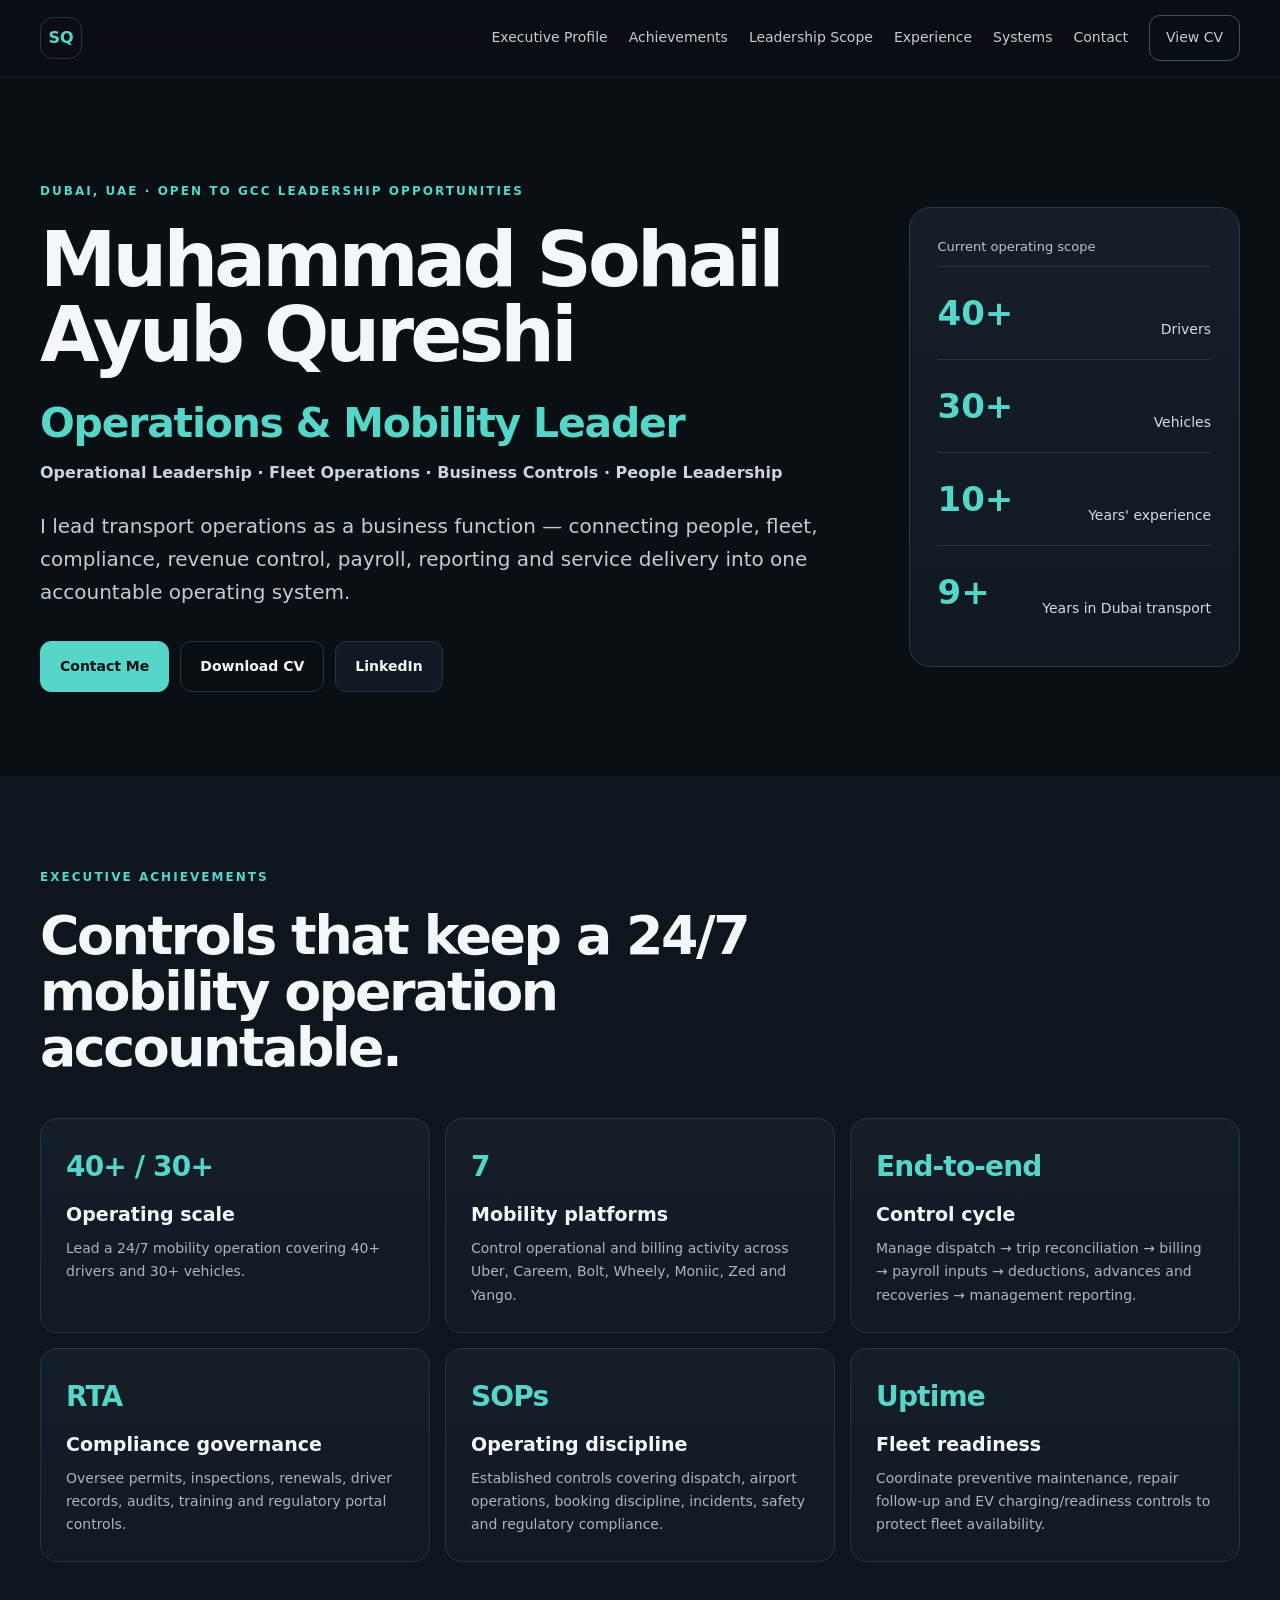
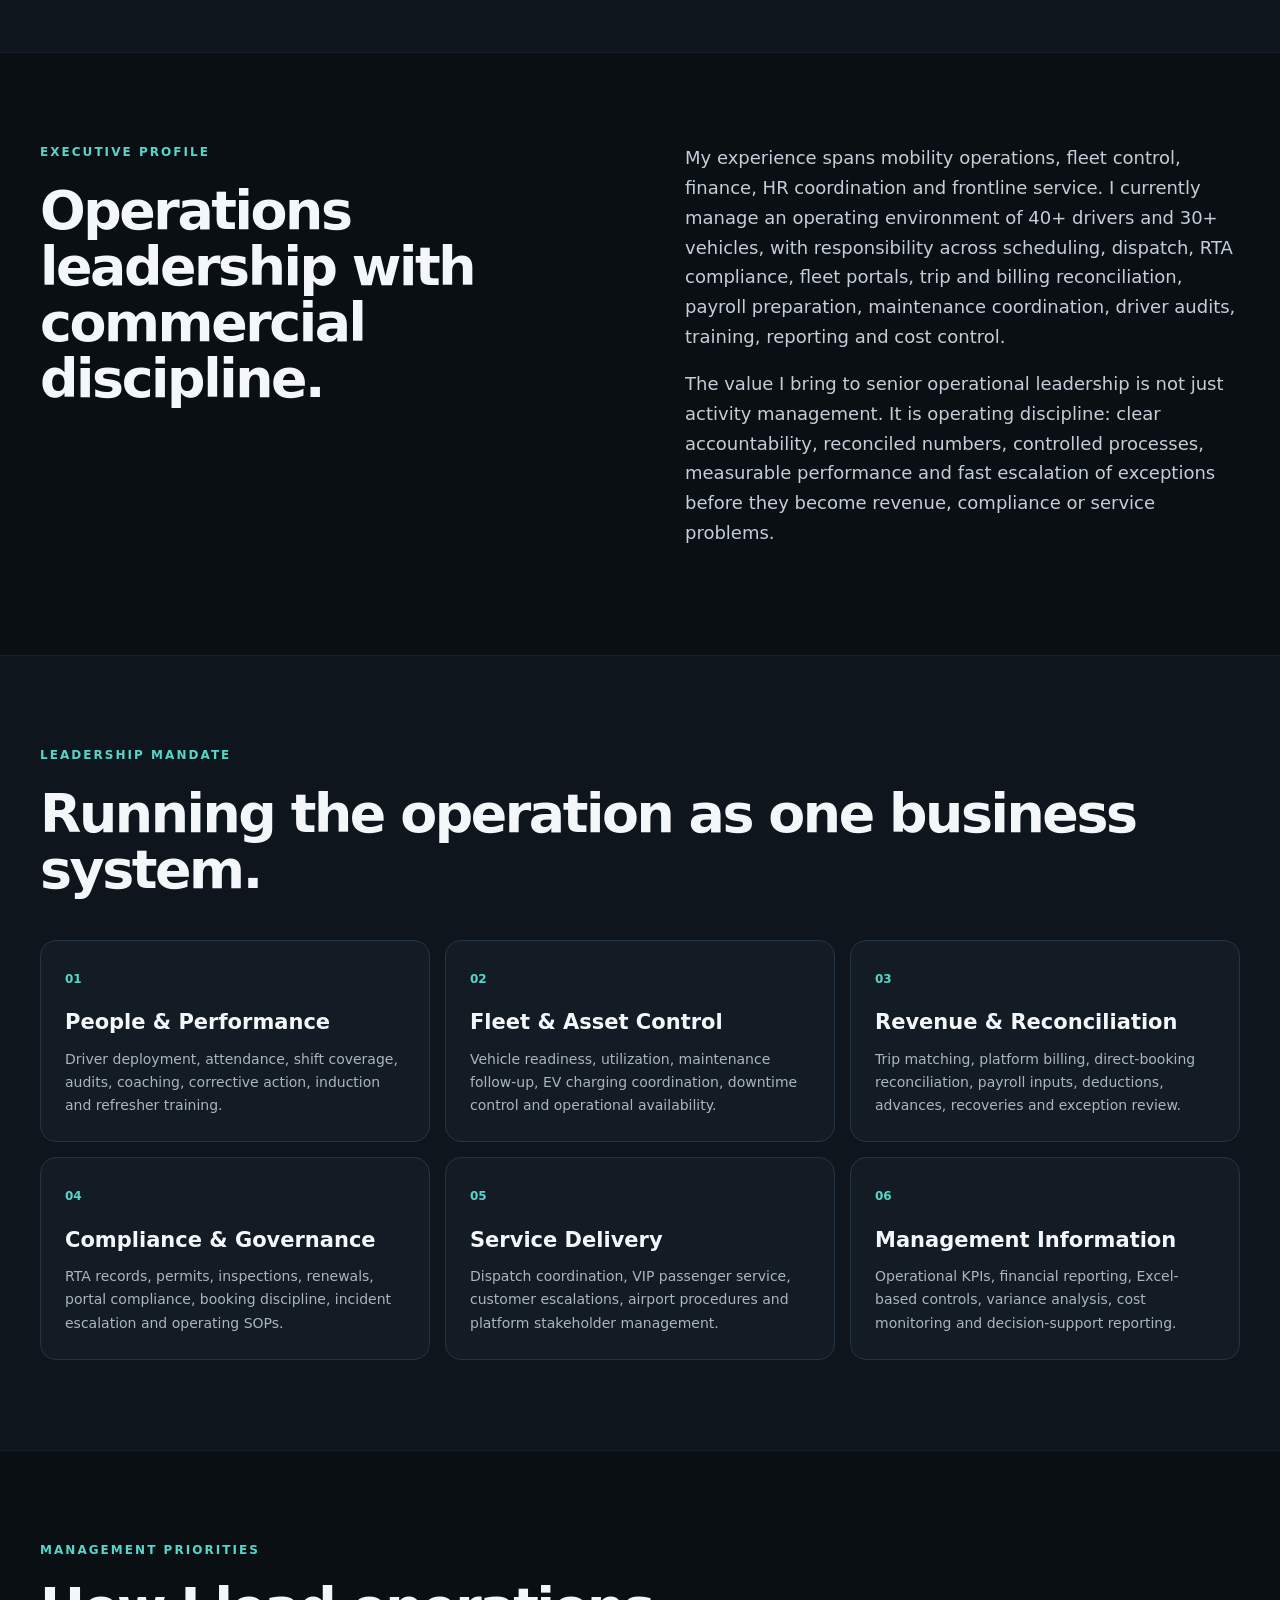
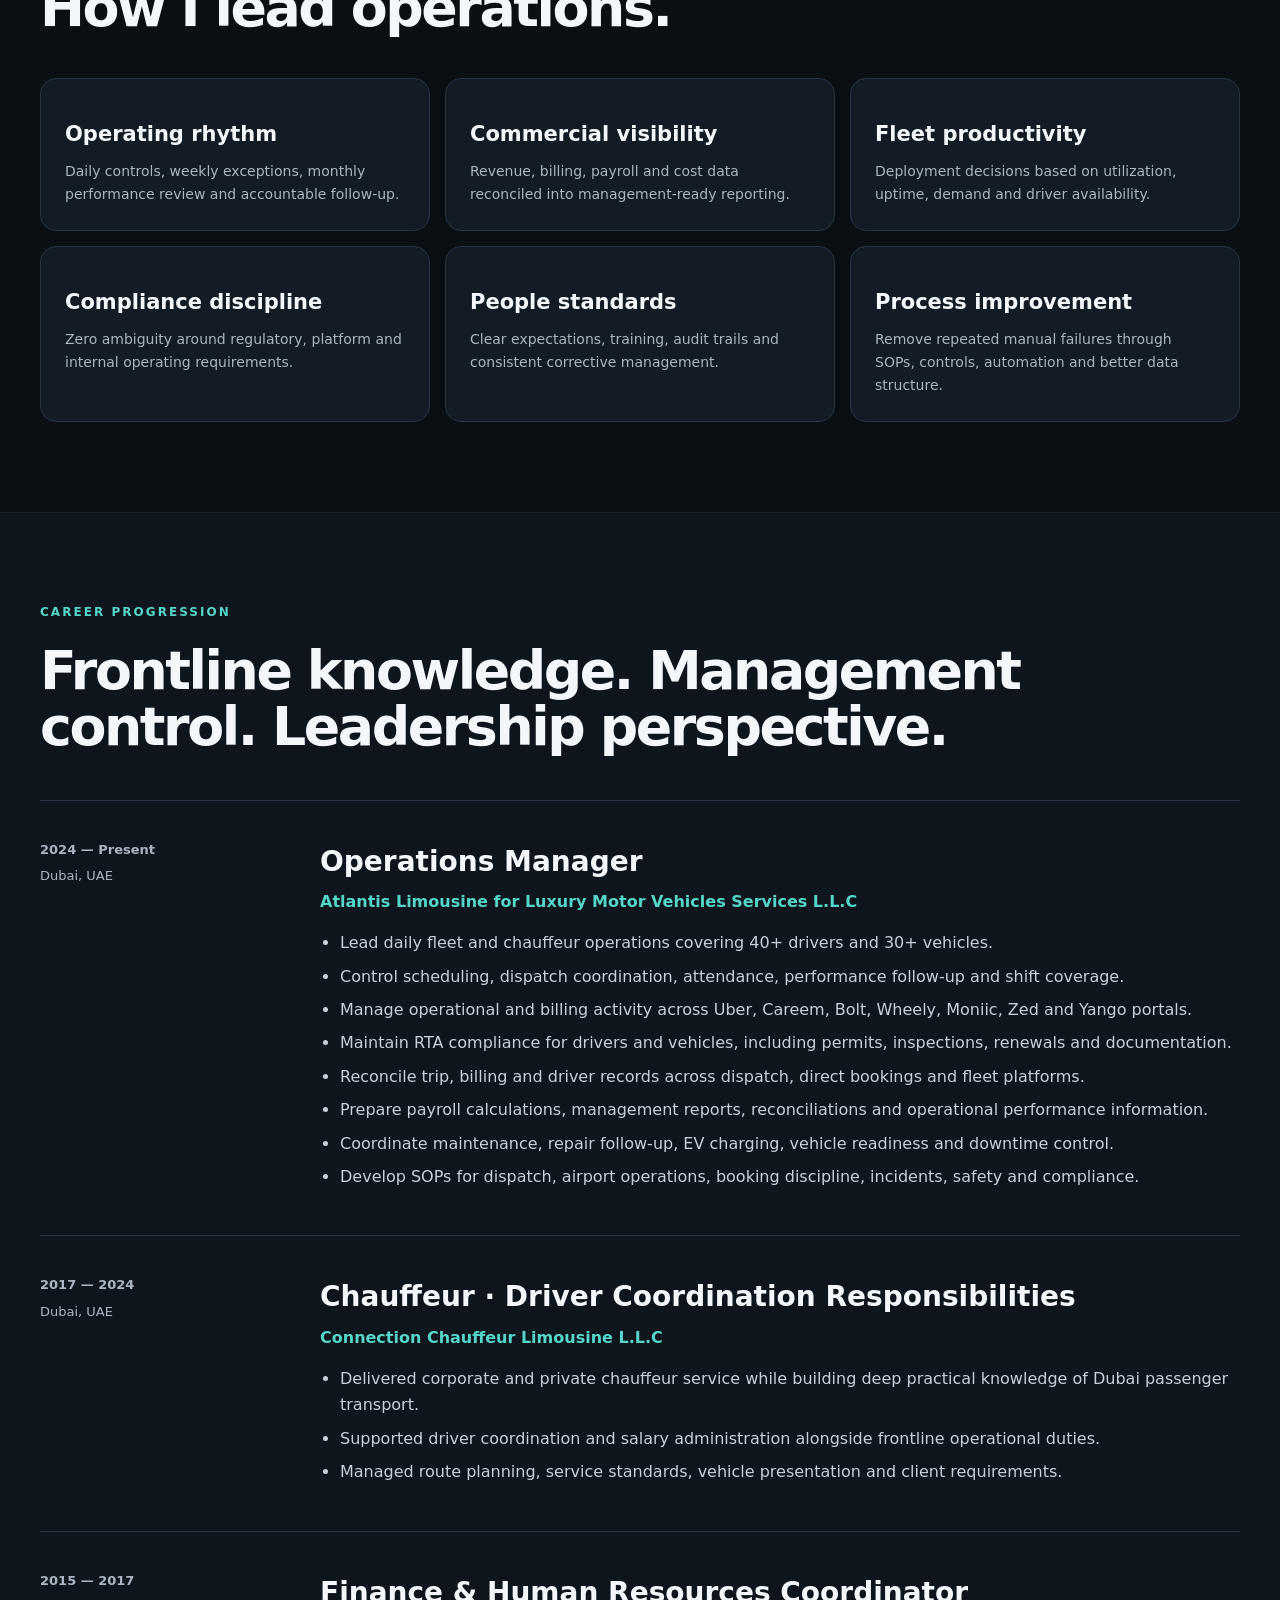
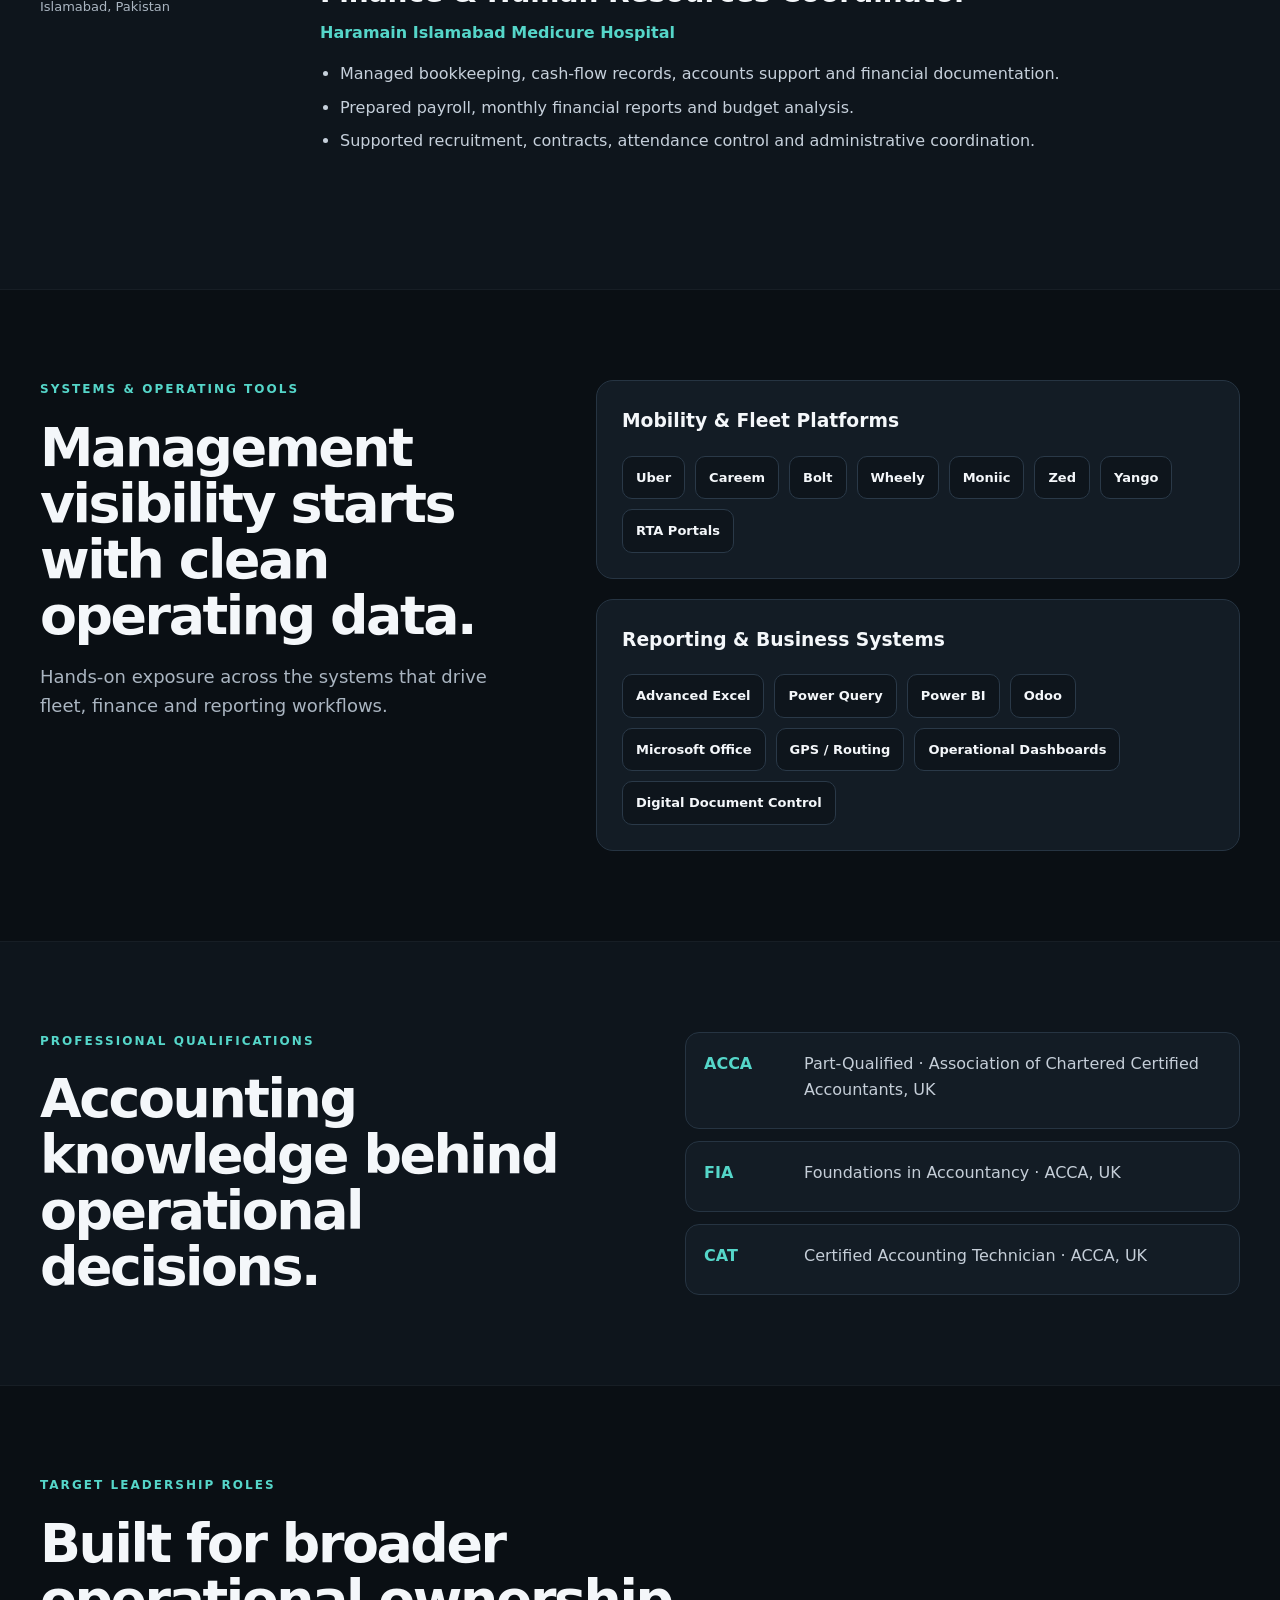
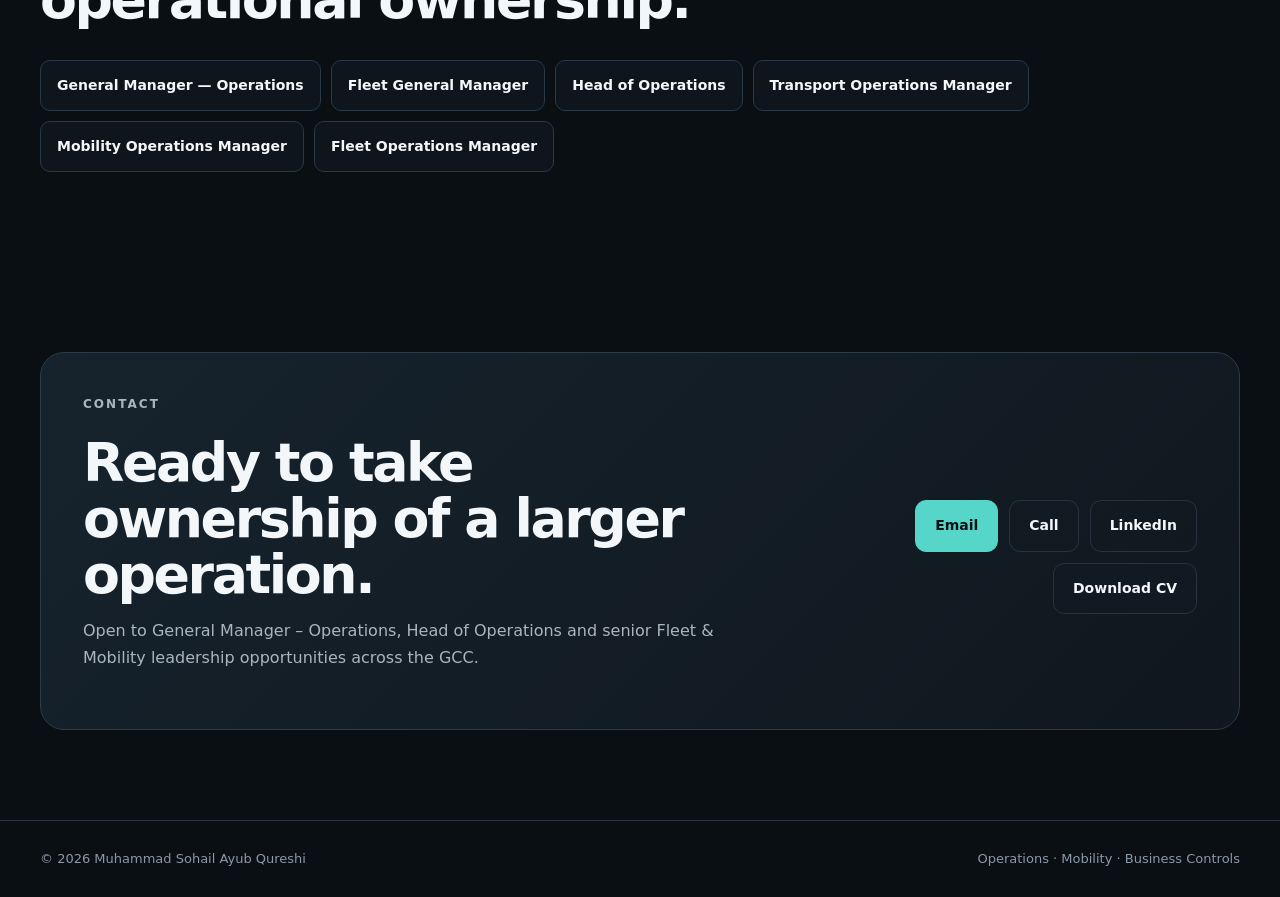
<file: index.html>
<!DOCTYPE html>
<html lang="en">
<head>
  <meta charset="UTF-8" />
  <meta name="viewport" content="width=device-width, initial-scale=1.0" />
  <title>Sohail Qureshi | Senior Operations & Mobility Leader | Dubai</title>
  <meta name="description" content="Executive portfolio of Muhammad Sohail Ayub Qureshi — senior operations and mobility leader with 10+ years of experience, currently overseeing 40+ drivers and 30+ vehicles across fleet operations, compliance, finance, payroll, reporting and business controls." />
  <meta name="author" content="Muhammad Sohail Ayub Qureshi" />
  <meta property="og:title" content="Sohail Qureshi | Operations & Mobility Leadership" />
  <meta property="og:description" content="Fleet, people, compliance, finance and performance leadership across mobility operations in Dubai." />
  <meta property="og:type" content="website" />
  <link rel="stylesheet" href="styles.css" />
</head>
<body>
<header class="header">
  <div class="container nav">
    <a href="#top" class="brand">SQ</a>
    <button class="menu" aria-label="Toggle navigation" aria-expanded="false">☰</button>
    <nav class="links">
      <a href="#profile">Executive Profile</a>
      <a href="#achievements">Achievements</a>
      <a href="#scope">Leadership Scope</a>
      <a href="#experience">Experience</a>
      <a href="#systems">Systems</a>
      <a href="#contact">Contact</a>
      <a class="cv-link" href="assets/Sohail_Qureshi_CV.pdf" target="_blank" rel="noopener">View CV</a>
    </nav>
  </div>
</header>

<main id="top">
<section class="hero">
  <div class="container hero-grid">
    <div>
      <p class="eyebrow">Dubai, UAE · Open to GCC leadership opportunities</p>
      <h1>Muhammad Sohail Ayub Qureshi</h1>
      <p class="role">Operations & Mobility Leader</p>
      <p class="positioning">Operational Leadership · Fleet Operations · Business Controls · People Leadership</p>
      <p class="lead">
        I lead transport operations as a business function — connecting people, fleet, compliance,
        revenue control, payroll, reporting and service delivery into one accountable operating system.
      </p>
      <div class="actions">
        <a class="btn primary" href="#contact">Contact Me</a>
        <a class="btn secondary" href="assets/Sohail_Qureshi_CV.pdf" download>Download CV</a>
        <a class="btn subtle" href="https://www.linkedin.com/in/sohail-qureshi-6ab21a225/" target="_blank" rel="noopener">LinkedIn</a>
      </div>
    </div>
    <aside class="executive-card">
      <p class="small-label">Current operating scope</p>
      <div class="metric"><strong>40+</strong><span>Drivers</span></div>
      <div class="metric"><strong>30+</strong><span>Vehicles</span></div>
      <div class="metric"><strong>10+</strong><span>Years' experience</span></div>
      <div class="metric"><strong>9+</strong><span>Years in Dubai transport</span></div>
    </aside>
  </div>
</section>

<section class="section dark achievements" id="achievements">
  <div class="container">
    <p class="eyebrow">Executive achievements</p>
    <h2>Controls that keep a 24/7 mobility operation accountable.</h2>
    <div class="achievement-grid">
      <article><strong>40+ / 30+</strong><h3>Operating scale</h3><p>Lead a 24/7 mobility operation covering 40+ drivers and 30+ vehicles.</p></article>
      <article><strong>7</strong><h3>Mobility platforms</h3><p>Control operational and billing activity across Uber, Careem, Bolt, Wheely, Moniic, Zed and Yango.</p></article>
      <article><strong>End-to-end</strong><h3>Control cycle</h3><p>Manage dispatch → trip reconciliation → billing → payroll inputs → deductions, advances and recoveries → management reporting.</p></article>
      <article><strong>RTA</strong><h3>Compliance governance</h3><p>Oversee permits, inspections, renewals, driver records, audits, training and regulatory portal controls.</p></article>
      <article><strong>SOPs</strong><h3>Operating discipline</h3><p>Established controls covering dispatch, airport operations, booking discipline, incidents, safety and regulatory compliance.</p></article>
      <article><strong>Uptime</strong><h3>Fleet readiness</h3><p>Coordinate preventive maintenance, repair follow-up and EV charging/readiness controls to protect fleet availability.</p></article>
    </div>
  </div>
</section>

<section class="section" id="profile">
  <div class="container two-col">
    <div>
      <p class="eyebrow">Executive profile</p>
      <h2>Operations leadership with commercial discipline.</h2>
    </div>
    <div class="copy">
      <p>
        My experience spans mobility operations, fleet control, finance, HR coordination and frontline service.
        I currently manage an operating environment of 40+ drivers and 30+ vehicles, with responsibility across
        scheduling, dispatch, RTA compliance, fleet portals, trip and billing reconciliation, payroll preparation,
        maintenance coordination, driver audits, training, reporting and cost control.
      </p>
      <p>
        The value I bring to senior operational leadership is not just activity management. It is operating discipline:
        clear accountability, reconciled numbers, controlled processes, measurable performance and fast escalation
        of exceptions before they become revenue, compliance or service problems.
      </p>
    </div>
  </div>
</section>

<section class="section dark" id="scope">
  <div class="container">
    <p class="eyebrow">Leadership mandate</p>
    <h2>Running the operation as one business system.</h2>
    <div class="scope-grid">
      <article><span>01</span><h3>People & Performance</h3><p>Driver deployment, attendance, shift coverage, audits, coaching, corrective action, induction and refresher training.</p></article>
      <article><span>02</span><h3>Fleet & Asset Control</h3><p>Vehicle readiness, utilization, maintenance follow-up, EV charging coordination, downtime control and operational availability.</p></article>
      <article><span>03</span><h3>Revenue & Reconciliation</h3><p>Trip matching, platform billing, direct-booking reconciliation, payroll inputs, deductions, advances, recoveries and exception review.</p></article>
      <article><span>04</span><h3>Compliance & Governance</h3><p>RTA records, permits, inspections, renewals, portal compliance, booking discipline, incident escalation and operating SOPs.</p></article>
      <article><span>05</span><h3>Service Delivery</h3><p>Dispatch coordination, VIP passenger service, customer escalations, airport procedures and platform stakeholder management.</p></article>
      <article><span>06</span><h3>Management Information</h3><p>Operational KPIs, financial reporting, Excel-based controls, variance analysis, cost monitoring and decision-support reporting.</p></article>
    </div>
  </div>
</section>

<section class="section">
  <div class="container">
    <p class="eyebrow">Management priorities</p>
    <h2>How I lead operations.</h2>
    <div class="priority-grid">
      <div><strong>Operating rhythm</strong><p>Daily controls, weekly exceptions, monthly performance review and accountable follow-up.</p></div>
      <div><strong>Commercial visibility</strong><p>Revenue, billing, payroll and cost data reconciled into management-ready reporting.</p></div>
      <div><strong>Fleet productivity</strong><p>Deployment decisions based on utilization, uptime, demand and driver availability.</p></div>
      <div><strong>Compliance discipline</strong><p>Zero ambiguity around regulatory, platform and internal operating requirements.</p></div>
      <div><strong>People standards</strong><p>Clear expectations, training, audit trails and consistent corrective management.</p></div>
      <div><strong>Process improvement</strong><p>Remove repeated manual failures through SOPs, controls, automation and better data structure.</p></div>
    </div>
  </div>
</section>

<section class="section dark" id="experience">
  <div class="container">
    <p class="eyebrow">Career progression</p>
    <h2>Frontline knowledge. Management control. Leadership perspective.</h2>
    <div class="timeline">
      <article class="job">
        <div class="job-meta"><b>2024 — Present</b><span>Dubai, UAE</span></div>
        <div>
          <h3>Operations Manager</h3><p class="company">Atlantis Limousine for Luxury Motor Vehicles Services L.L.C</p>
          <ul>
            <li>Lead daily fleet and chauffeur operations covering 40+ drivers and 30+ vehicles.</li>
            <li>Control scheduling, dispatch coordination, attendance, performance follow-up and shift coverage.</li>
            <li>Manage operational and billing activity across Uber, Careem, Bolt, Wheely, Moniic, Zed and Yango portals.</li>
            <li>Maintain RTA compliance for drivers and vehicles, including permits, inspections, renewals and documentation.</li>
            <li>Reconcile trip, billing and driver records across dispatch, direct bookings and fleet platforms.</li>
            <li>Prepare payroll calculations, management reports, reconciliations and operational performance information.</li>
            <li>Coordinate maintenance, repair follow-up, EV charging, vehicle readiness and downtime control.</li>
            <li>Develop SOPs for dispatch, airport operations, booking discipline, incidents, safety and compliance.</li>
          </ul>
        </div>
      </article>
      <article class="job">
        <div class="job-meta"><b>2017 — 2024</b><span>Dubai, UAE</span></div>
        <div>
          <h3>Chauffeur · Driver Coordination Responsibilities</h3><p class="company">Connection Chauffeur Limousine L.L.C</p>
          <ul>
            <li>Delivered corporate and private chauffeur service while building deep practical knowledge of Dubai passenger transport.</li>
            <li>Supported driver coordination and salary administration alongside frontline operational duties.</li>
            <li>Managed route planning, service standards, vehicle presentation and client requirements.</li>
          </ul>
        </div>
      </article>
      <article class="job">
        <div class="job-meta"><b>2015 — 2017</b><span>Islamabad, Pakistan</span></div>
        <div>
          <h3>Finance & Human Resources Coordinator</h3><p class="company">Haramain Islamabad Medicure Hospital</p>
          <ul>
            <li>Managed bookkeeping, cash-flow records, accounts support and financial documentation.</li>
            <li>Prepared payroll, monthly financial reports and budget analysis.</li>
            <li>Supported recruitment, contracts, attendance control and administrative coordination.</li>
          </ul>
        </div>
      </article>
    </div>
  </div>
</section>

<section class="section" id="systems">
  <div class="container systems-layout">
    <div>
      <p class="eyebrow">Systems & operating tools</p>
      <h2>Management visibility starts with clean operating data.</h2>
      <p class="muted">Hands-on exposure across the systems that drive fleet, finance and reporting workflows.</p>
    </div>
    <div class="system-blocks">
      <div class="system-block"><h3>Mobility & Fleet Platforms</h3><div class="tags"><span>Uber</span><span>Careem</span><span>Bolt</span><span>Wheely</span><span>Moniic</span><span>Zed</span><span>Yango</span><span>RTA Portals</span></div></div>
      <div class="system-block"><h3>Reporting & Business Systems</h3><div class="tags"><span>Advanced Excel</span><span>Power Query</span><span>Power BI</span><span>Odoo</span><span>Microsoft Office</span><span>GPS / Routing</span><span>Operational Dashboards</span><span>Digital Document Control</span></div></div>
    </div>
  </div>
</section>

<section class="section dark">
  <div class="container two-col">
    <div><p class="eyebrow">Professional qualifications</p><h2>Accounting knowledge behind operational decisions.</h2></div>
    <div class="quals"><div><b>ACCA</b><span>Part-Qualified · Association of Chartered Certified Accountants, UK</span></div><div><b>FIA</b><span>Foundations in Accountancy · ACCA, UK</span></div><div><b>CAT</b><span>Certified Accounting Technician · ACCA, UK</span></div></div>
  </div>
</section>

<section class="section">
  <div class="container target">
    <p class="eyebrow">Target leadership roles</p><h2>Built for broader operational ownership.</h2>
    <div class="target-tags"><span>General Manager — Operations</span><span>Fleet General Manager</span><span>Head of Operations</span><span>Transport Operations Manager</span><span>Mobility Operations Manager</span><span>Fleet Operations Manager</span></div>
  </div>
</section>

<section class="contact" id="contact">
  <div class="container contact-inner">
    <div><p class="eyebrow">Contact</p><h2>Ready to take ownership of a larger operation.</h2><p>Open to General Manager – Operations, Head of Operations and senior Fleet & Mobility leadership opportunities across the GCC.</p></div>
    <div class="actions contact-actions"><a class="btn primary" href="mailto:sohailqureshix3@gmail.com">Email</a><a class="btn secondary" href="tel:+971524222947">Call</a><a class="btn secondary" href="https://www.linkedin.com/in/sohail-qureshi-6ab21a225/" target="_blank" rel="noopener">LinkedIn</a><a class="btn subtle" href="assets/Sohail_Qureshi_CV.pdf" download>Download CV</a></div>
  </div>
</section>
</main>

<footer><div class="container footer"><span>© <span id="year"></span> Muhammad Sohail Ayub Qureshi</span><span>Operations · Mobility · Business Controls</span></div></footer>
<script src="script.js"></script>
</body>
</html>
</file>
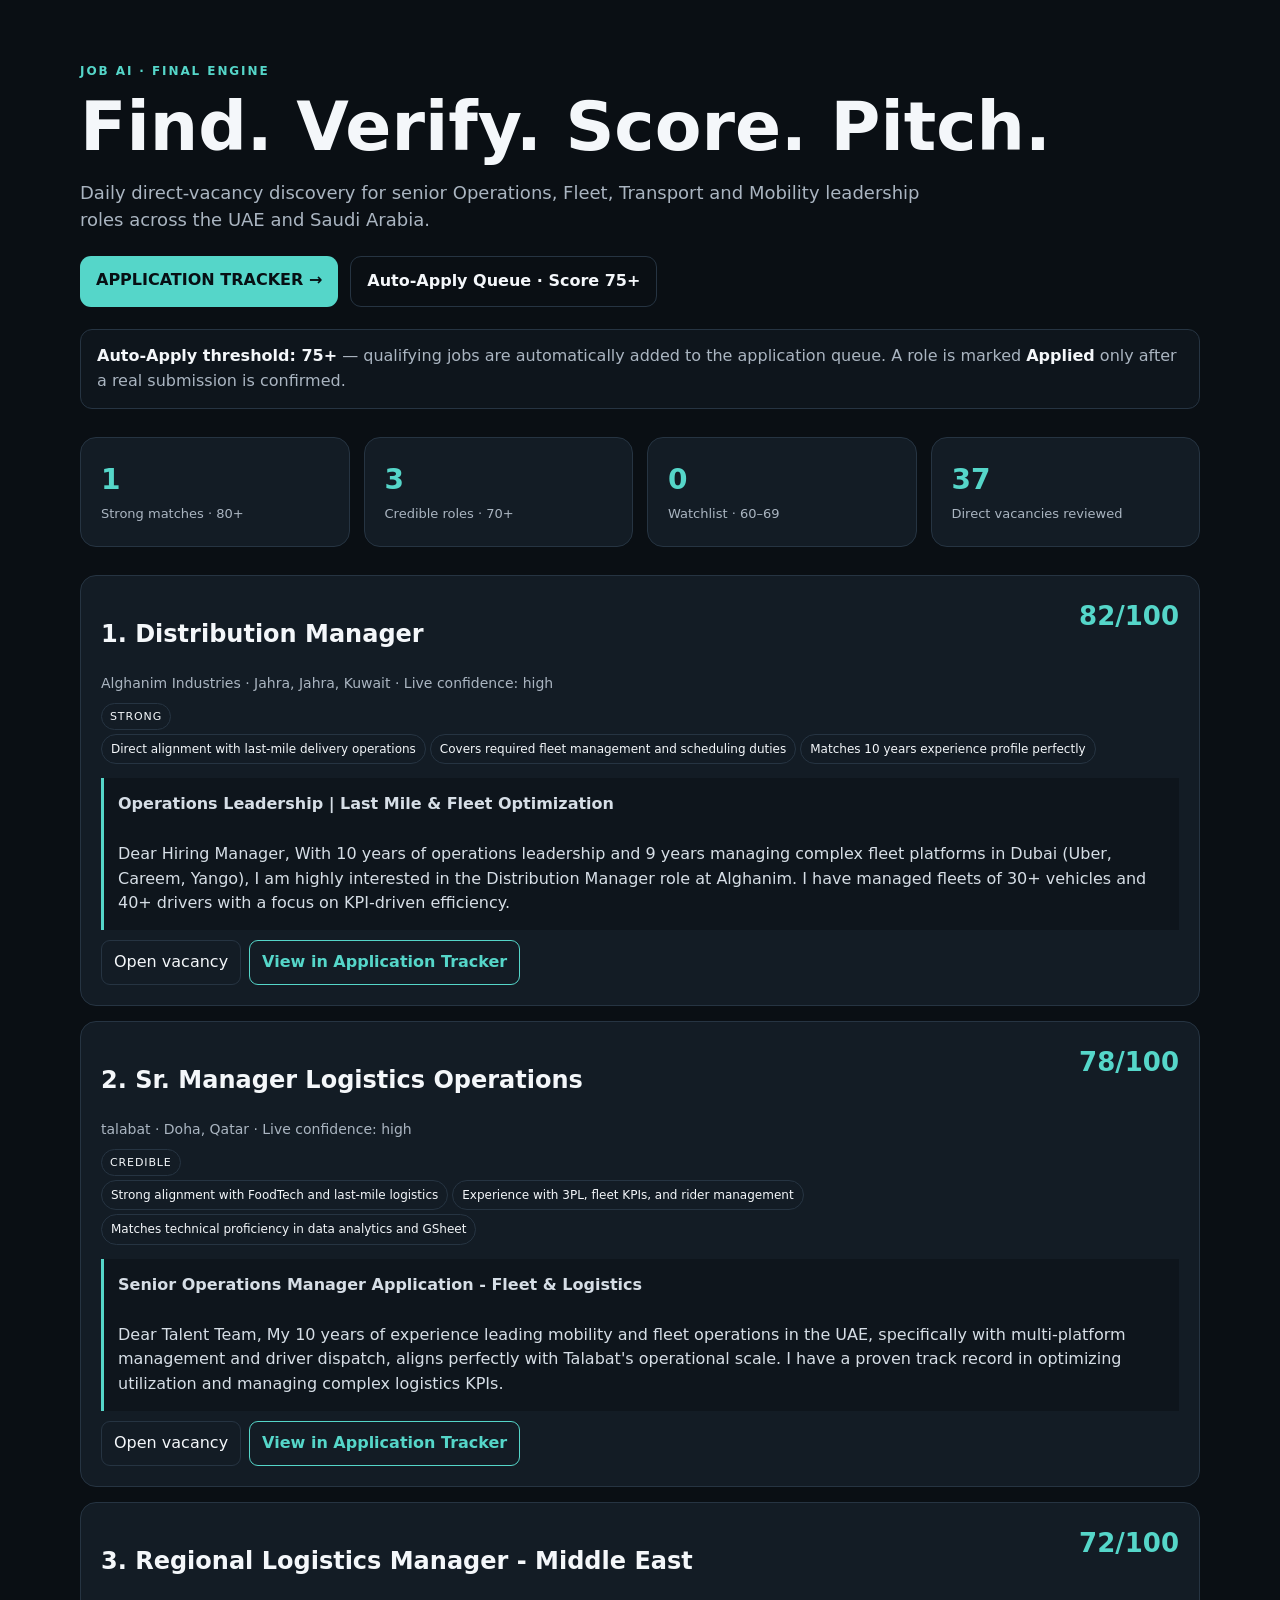
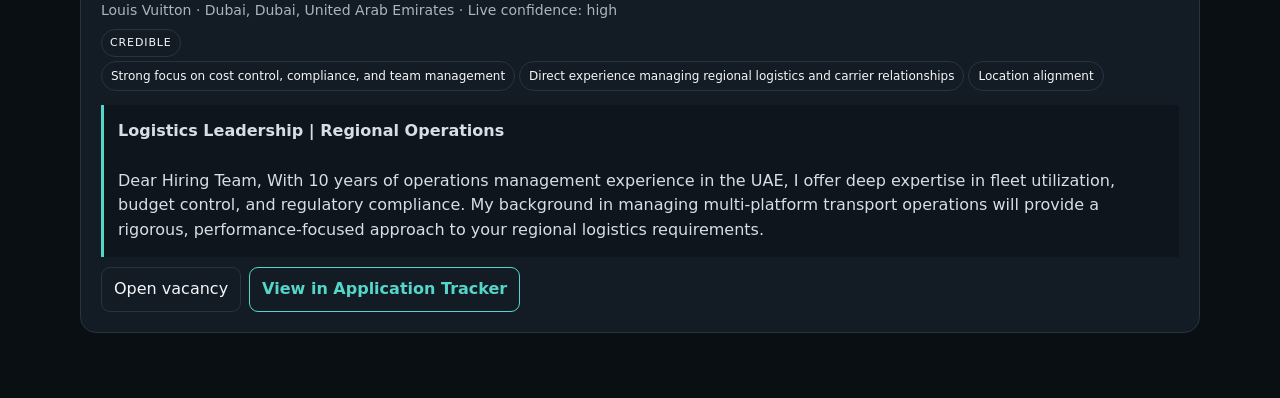
<file: job-ai-v1/index.html>
<!DOCTYPE html>
<html lang="en">
<head>
  <meta charset="UTF-8" />
  <meta name="viewport" content="width=device-width, initial-scale=1.0" />
  <title>Sohail Qureshi | Job AI Final</title>
  <style>
    :root{--bg:#0a0f14;--panel:#131c25;--line:#263442;--text:#f4f7fa;--muted:#aab5c1;--accent:#55d6c9;--watch:#d7b25b}
    *{box-sizing:border-box}body{margin:0;background:var(--bg);color:var(--text);font-family:Inter,system-ui,sans-serif;line-height:1.55}.wrap{width:min(1120px,calc(100% - 36px));margin:auto;padding:50px 0}.eyebrow{color:var(--accent);font-size:12px;font-weight:900;letter-spacing:.16em;text-transform:uppercase}h1{font-size:clamp(38px,6vw,68px);line-height:1;margin:8px 0 14px}.lead{color:var(--muted);font-size:18px;max-width:850px}.toolbar{display:flex;gap:12px;flex-wrap:wrap;margin:22px 0}.tracker-btn{display:inline-block;background:var(--accent);color:#071014;text-decoration:none;font-weight:900;border-radius:11px;padding:12px 16px}.ghost-btn{display:inline-block;border:1px solid var(--line);color:var(--text);text-decoration:none;font-weight:800;border-radius:11px;padding:12px 16px}.rule{border:1px solid var(--line);background:#0e151c;border-radius:12px;padding:14px 16px;color:var(--muted)}.rule b{color:var(--text)}.summary{display:grid;grid-template-columns:repeat(4,1fr);gap:14px;margin:28px 0}.card,.job{background:var(--panel);border:1px solid var(--line);border-radius:16px;padding:20px}.card strong{display:block;font-size:28px;color:var(--accent)}.card span{color:var(--muted);font-size:13px}.job{margin:15px 0}.job-head{display:flex;justify-content:space-between;gap:20px;align-items:flex-start}.score{font-size:26px;font-weight:900;color:var(--accent);white-space:nowrap}.meta{color:var(--muted);font-size:14px}.tier{display:inline-block;margin-top:8px;border:1px solid var(--line);border-radius:999px;padding:4px 8px;font-size:11px;text-transform:uppercase;letter-spacing:.08em}.tier.watchlist{color:var(--watch)}.pill{display:inline-block;border:1px solid var(--line);border-radius:999px;padding:5px 9px;font-size:12px;margin:4px 4px 0 0}.pitch{background:#0e151c;border-left:3px solid var(--accent);padding:14px;margin-top:14px;color:#d6dee6}.actions a{display:inline-block;margin:10px 8px 0 0;padding:9px 12px;border-radius:9px;border:1px solid var(--line);color:var(--text);text-decoration:none}.actions a.track{border-color:var(--accent);color:var(--accent);font-weight:800}.empty{padding:30px;border:1px dashed var(--line);border-radius:14px;color:var(--muted)}@media(max-width:800px){.summary{grid-template-columns:1fr 1fr}}@media(max-width:650px){.summary{grid-template-columns:1fr}.job-head{flex-direction:column}.wrap{padding-top:28px}}
  </style>
</head>
<body>
  <main class="wrap">
    <p class="eyebrow">Job AI · Final Engine</p>
    <h1>Find. Verify. Score. Pitch.</h1>
    <p class="lead">Daily direct-vacancy discovery for senior Operations, Fleet, Transport and Mobility leadership roles across the UAE and Saudi Arabia.</p>
    <div class="toolbar"><a class="tracker-btn" href="tracker.html">APPLICATION TRACKER →</a><a class="ghost-btn" href="tracker.html">Auto-Apply Queue · Score 75+</a></div>
    <div class="rule"><b>Auto-Apply threshold: 75+</b> — qualifying jobs are automatically added to the application queue. A role is marked <b>Applied</b> only after a real submission is confirmed.</div>
    <section class="summary" id="summary"></section>
    <section id="jobs"><div class="empty">Waiting for the next automated report.</div></section>
  </main>
<script>
function esc(v=''){return String(v).replace(/[&<>"']/g,m=>({'&':'&amp;','<':'&lt;','>':'&gt;','"':'&quot;',"'":'&#39;'}[m]))}
async function load(){
  try{
    const r=await fetch('./output/latest.json?ts='+Date.now()); if(!r.ok) throw new Error('No report');
    const d=await r.json(), s=d.summary||{}, jobs=d.jobs||[];
    document.getElementById('summary').innerHTML=`
      <div class="card"><strong>${s.high_fit_count ?? 0}</strong><span>Strong matches · 80+</span></div>
      <div class="card"><strong>${s.credible_jobs_found ?? 0}</strong><span>Credible roles · 70+</span></div>
      <div class="card"><strong>${s.watchlist_count ?? 0}</strong><span>Watchlist · 60–69</span></div>
      <div class="card"><strong>${s.discovery_candidates_reviewed ?? 0}</strong><span>Direct vacancies reviewed</span></div>`;
    document.getElementById('jobs').innerHTML=jobs.map(j=>`<article class="job">
      <div class="job-head"><div><h2>${j.rank}. ${esc(j.job_title)}</h2><div class="meta">${esc(j.company)} · ${esc(j.location)} · Live confidence: ${esc(j.live_confidence)}</div><span class="tier ${esc(j.fit_tier)}">${esc(j.fit_tier)}</span></div><div class="score">${j.fit_score}/100</div></div>
      <div>${(j.why_fit||[]).map(x=>`<span class="pill">${esc(x)}</span>`).join('')}</div>
      ${(j.email_subject||j.email_pitch)?`<div class="pitch"><strong>${esc(j.email_subject)}</strong><br><br>${esc(j.email_pitch)}</div>`:''}
      <div class="actions">${j.job_url?`<a href="${esc(j.job_url)}" target="_blank" rel="noopener">Open vacancy</a>`:''}<a class="track" href="tracker.html">View in Application Tracker</a></div>
    </article>`).join('') || '<div class="empty">No qualifying vacancies in the latest run. The engine will check again automatically.</div>';
  }catch(e){document.getElementById('jobs').innerHTML='<div class="empty">Report unavailable.</div>'}
}
load();
</script>
</body>
</html>
</file>
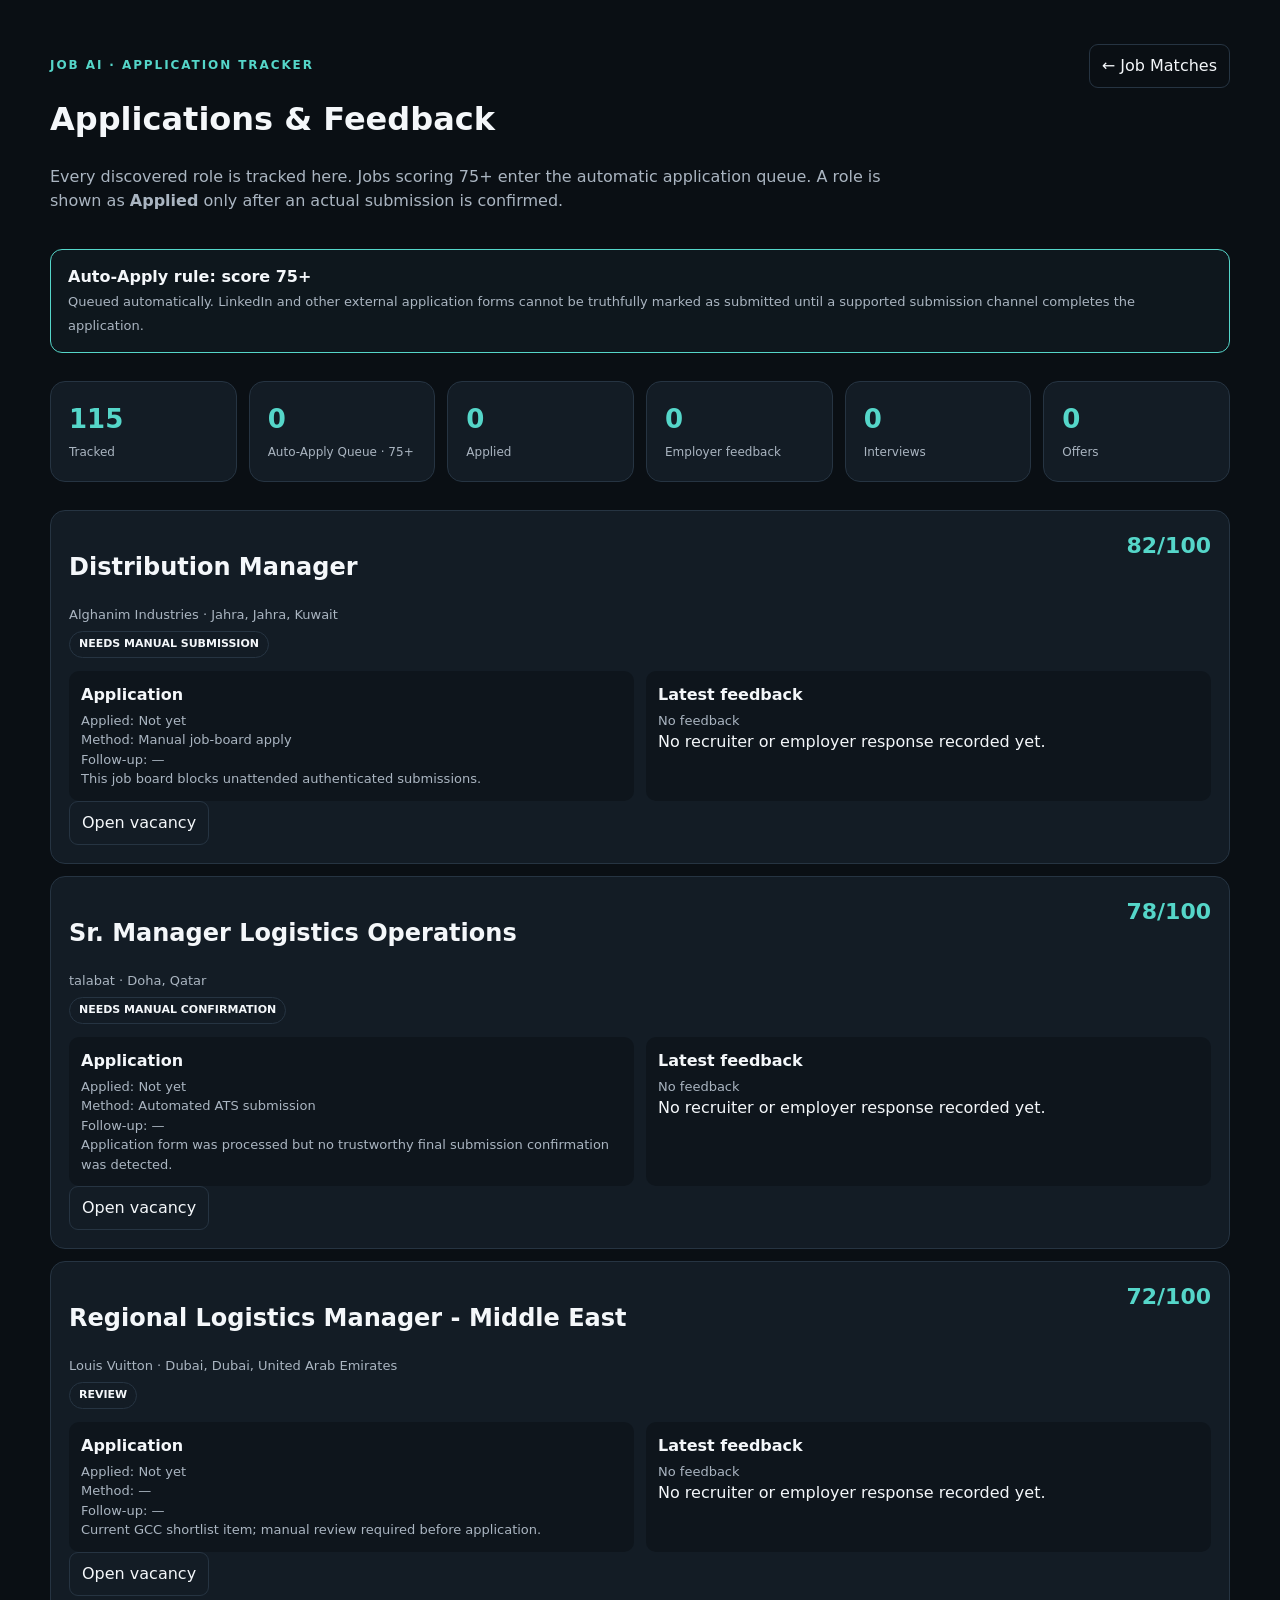
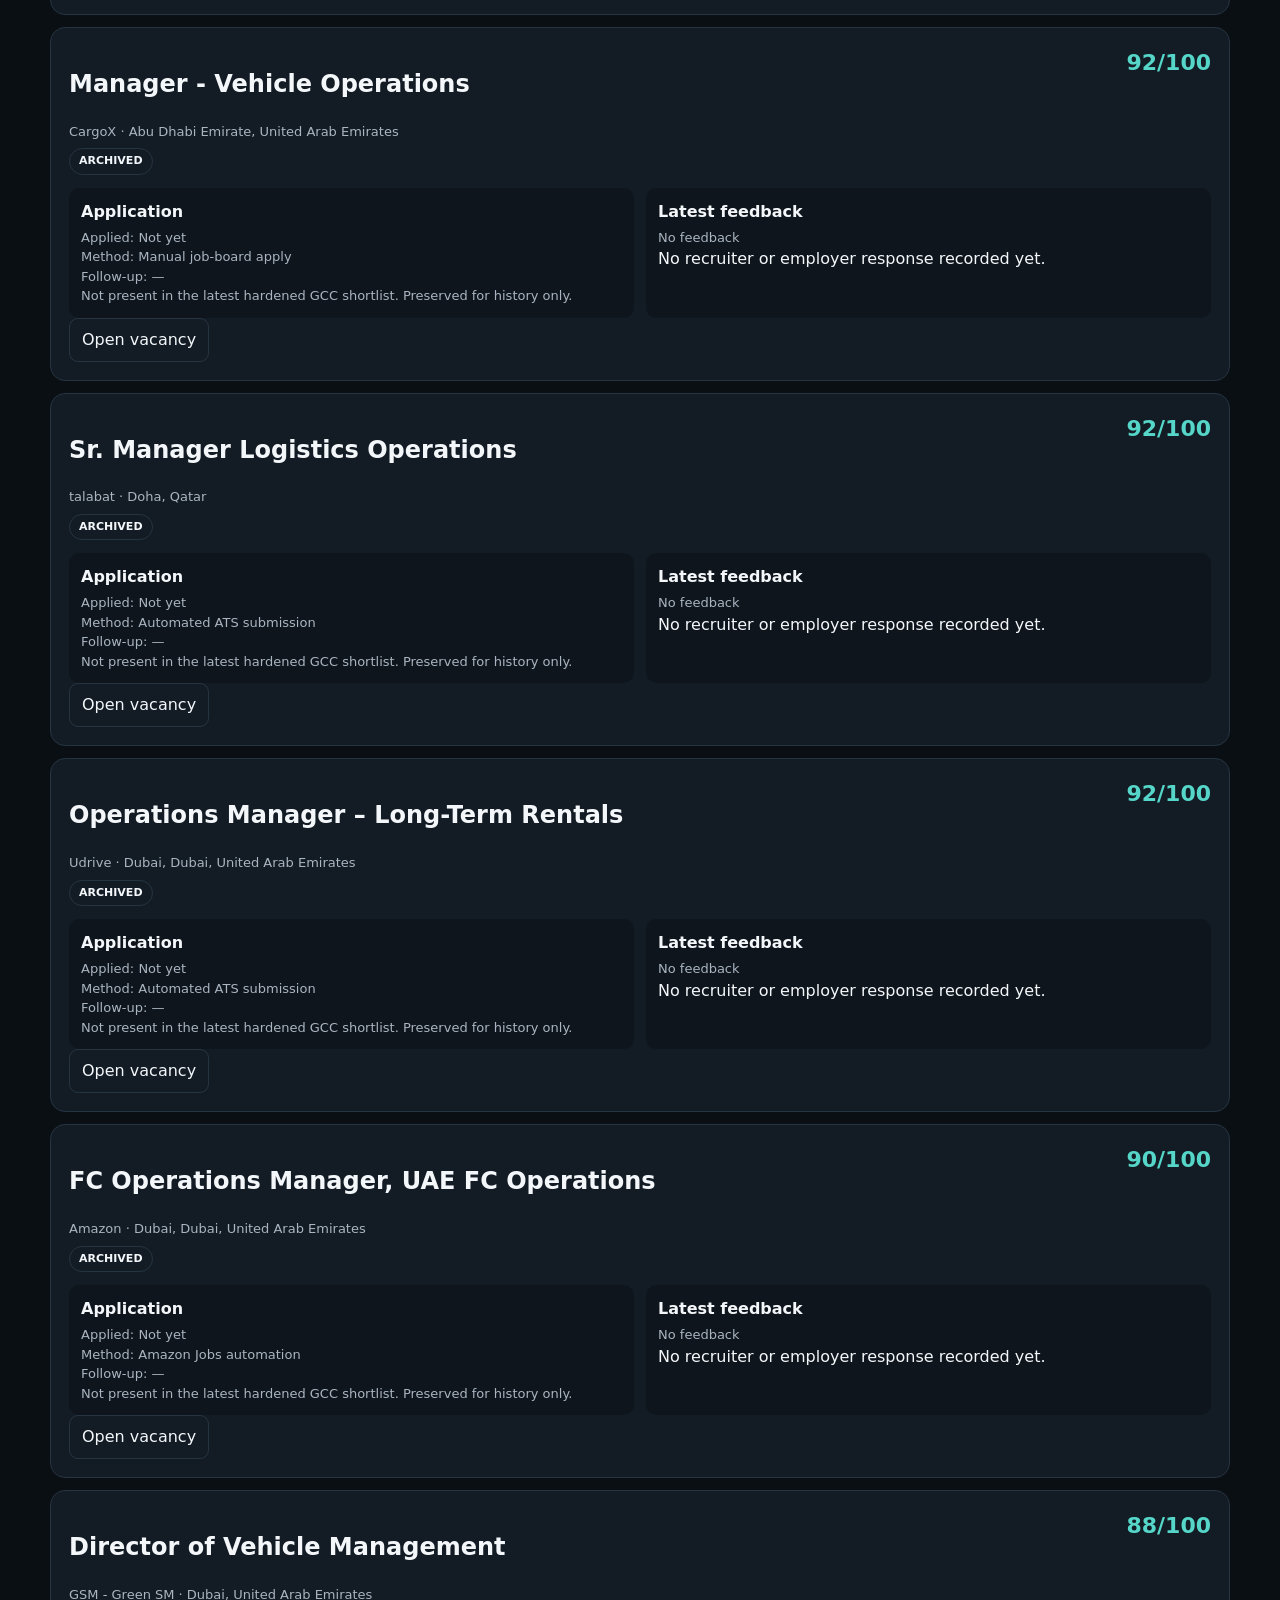
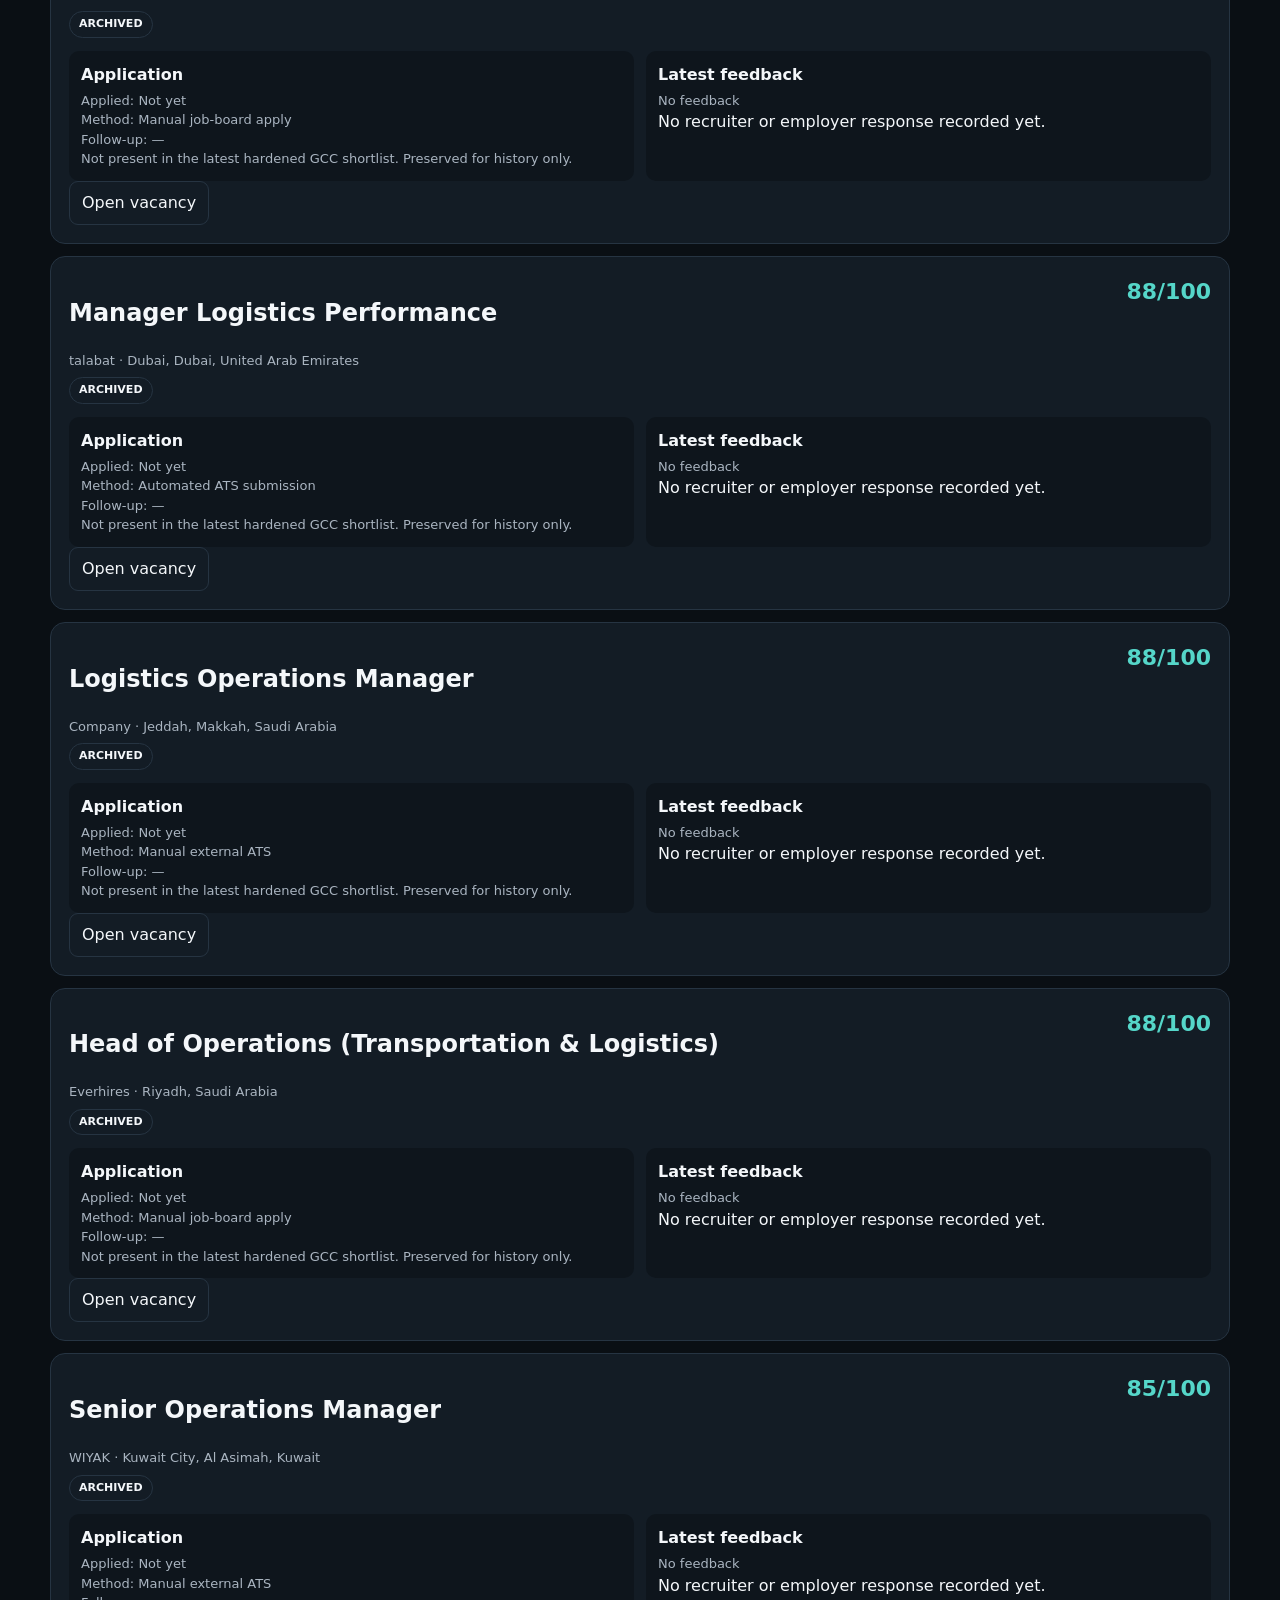
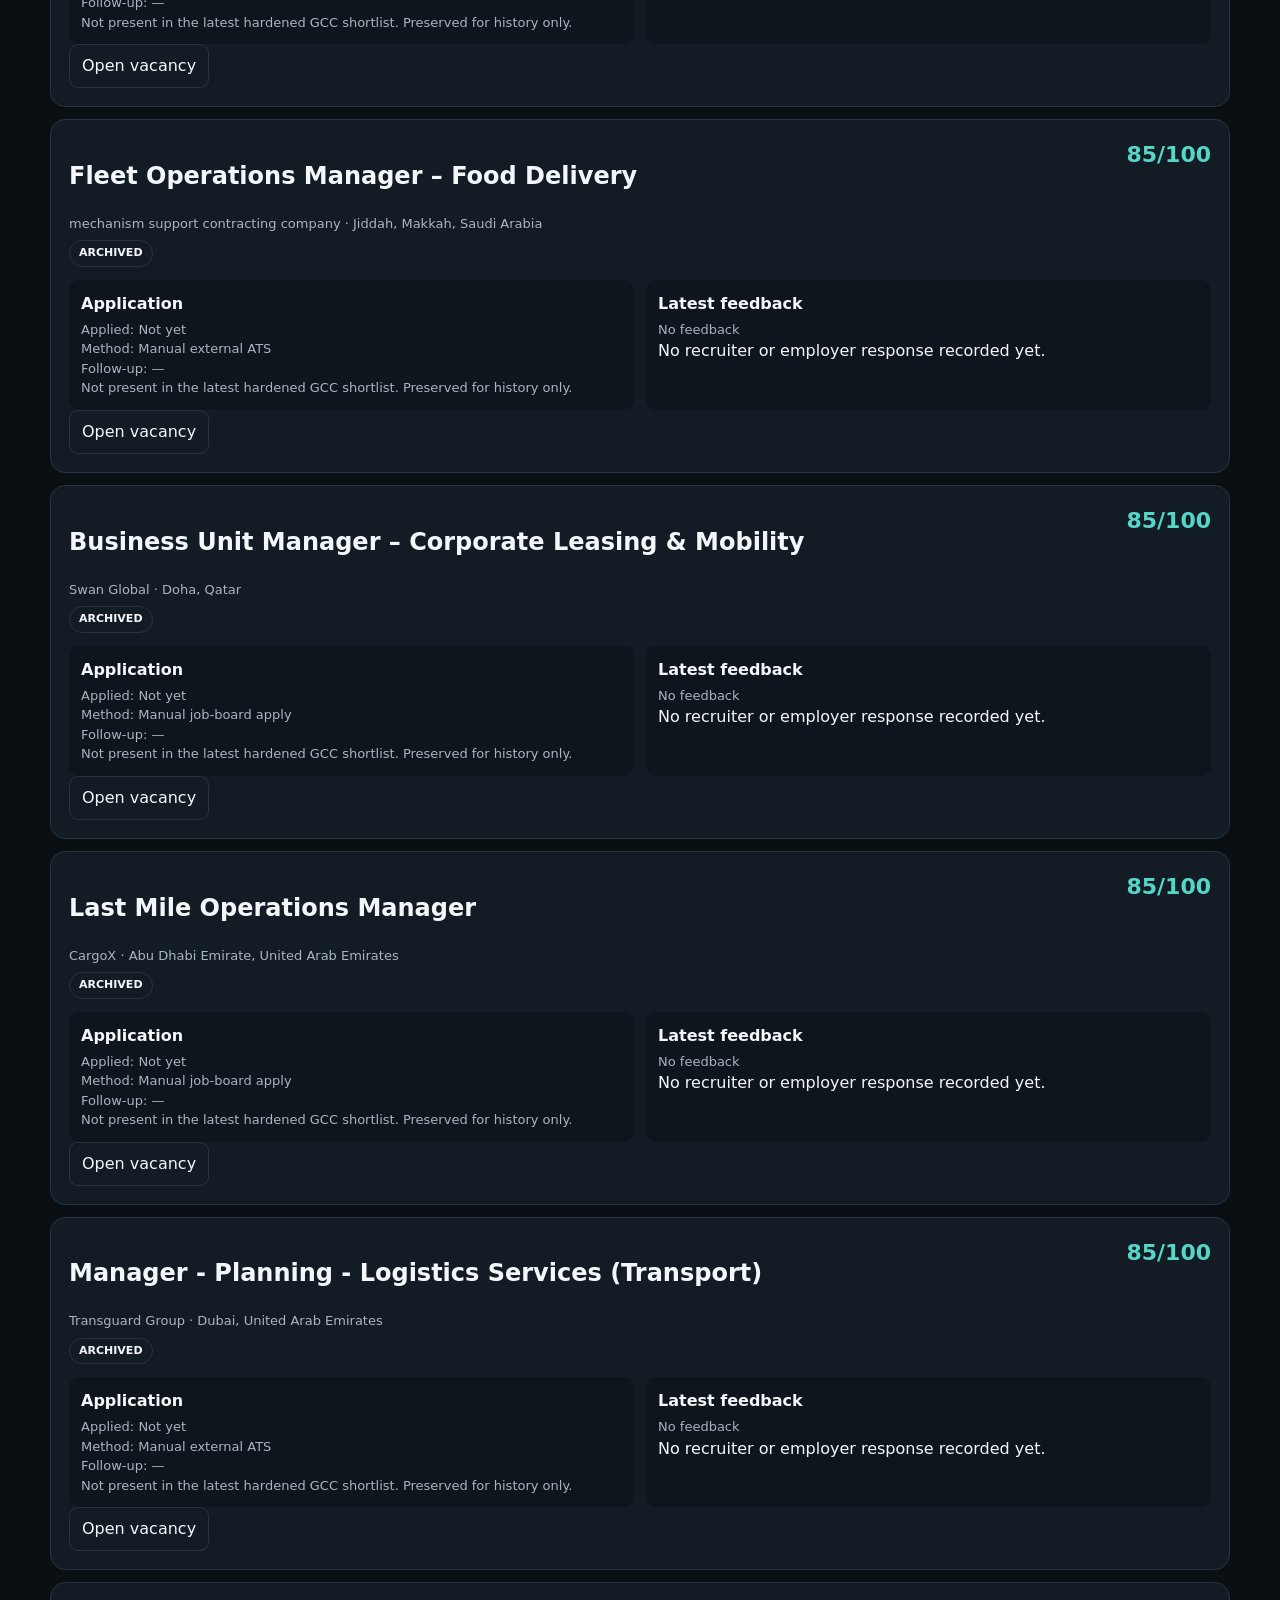
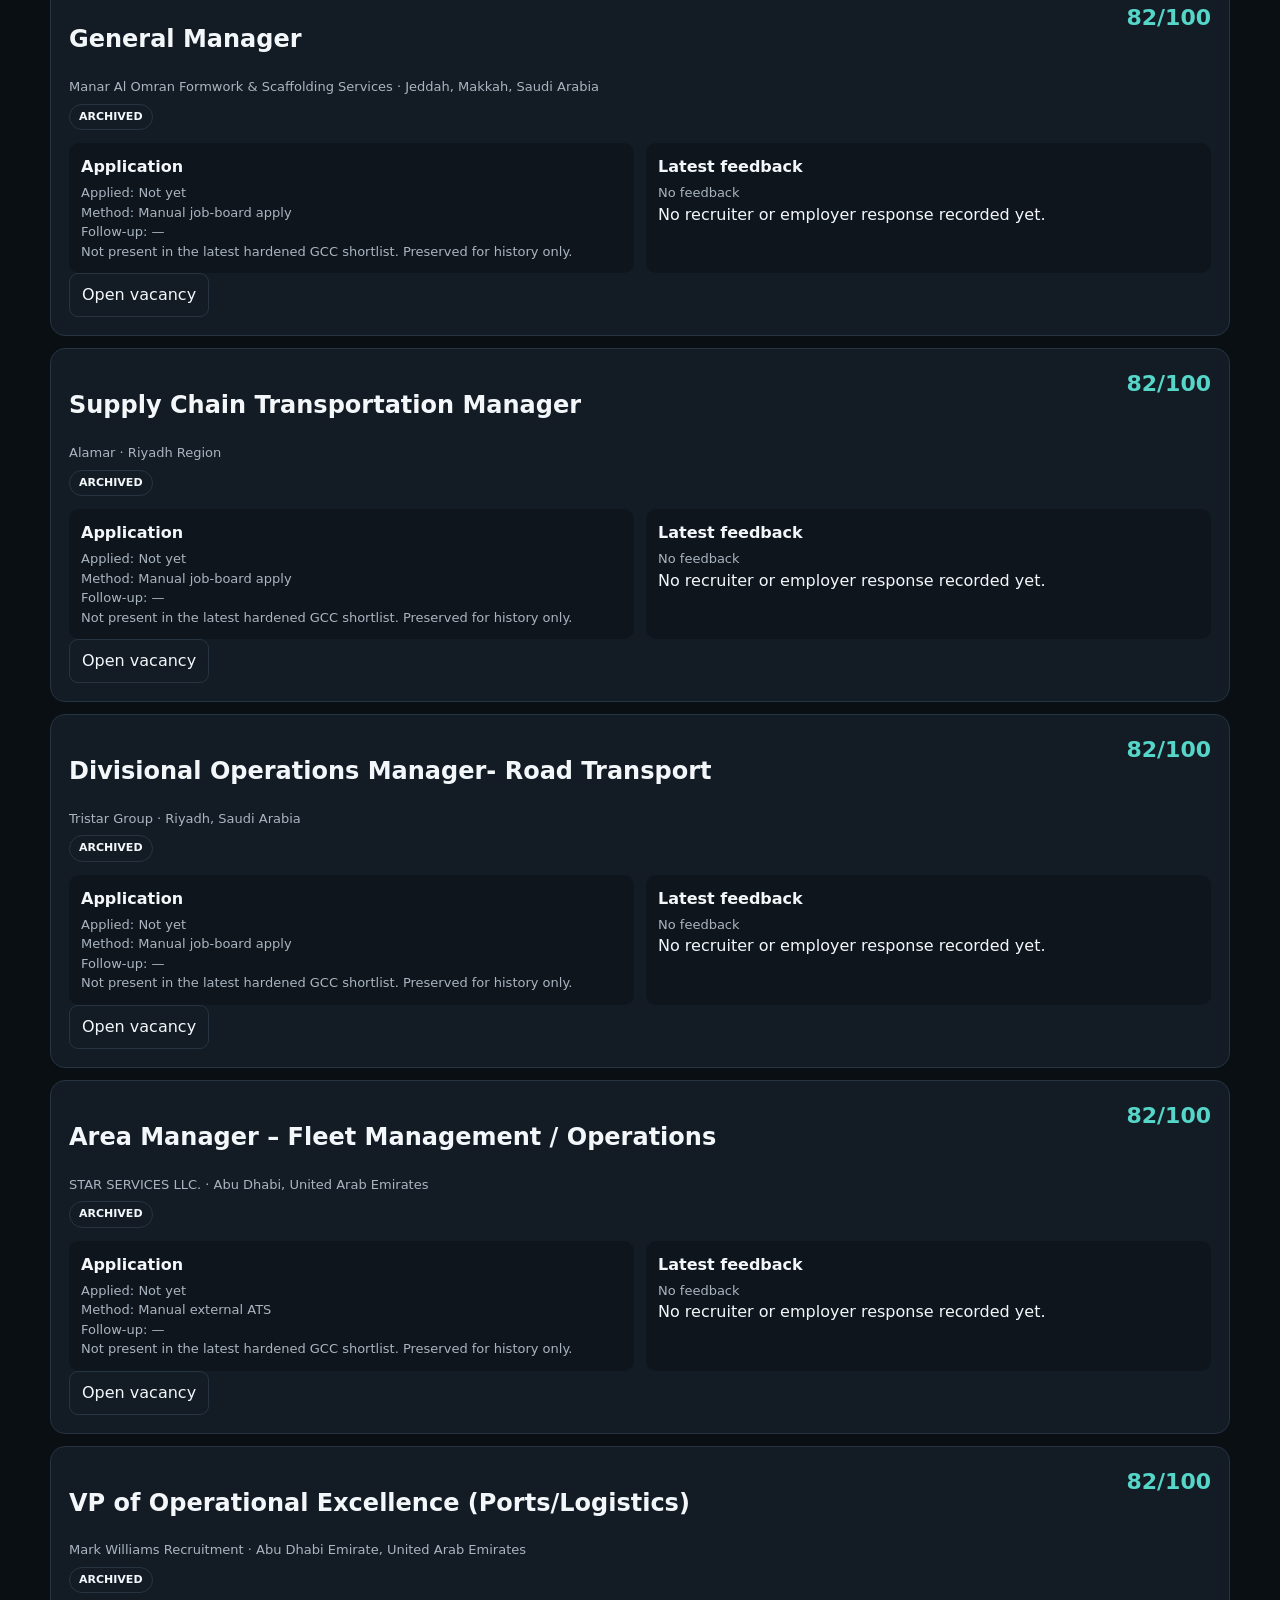
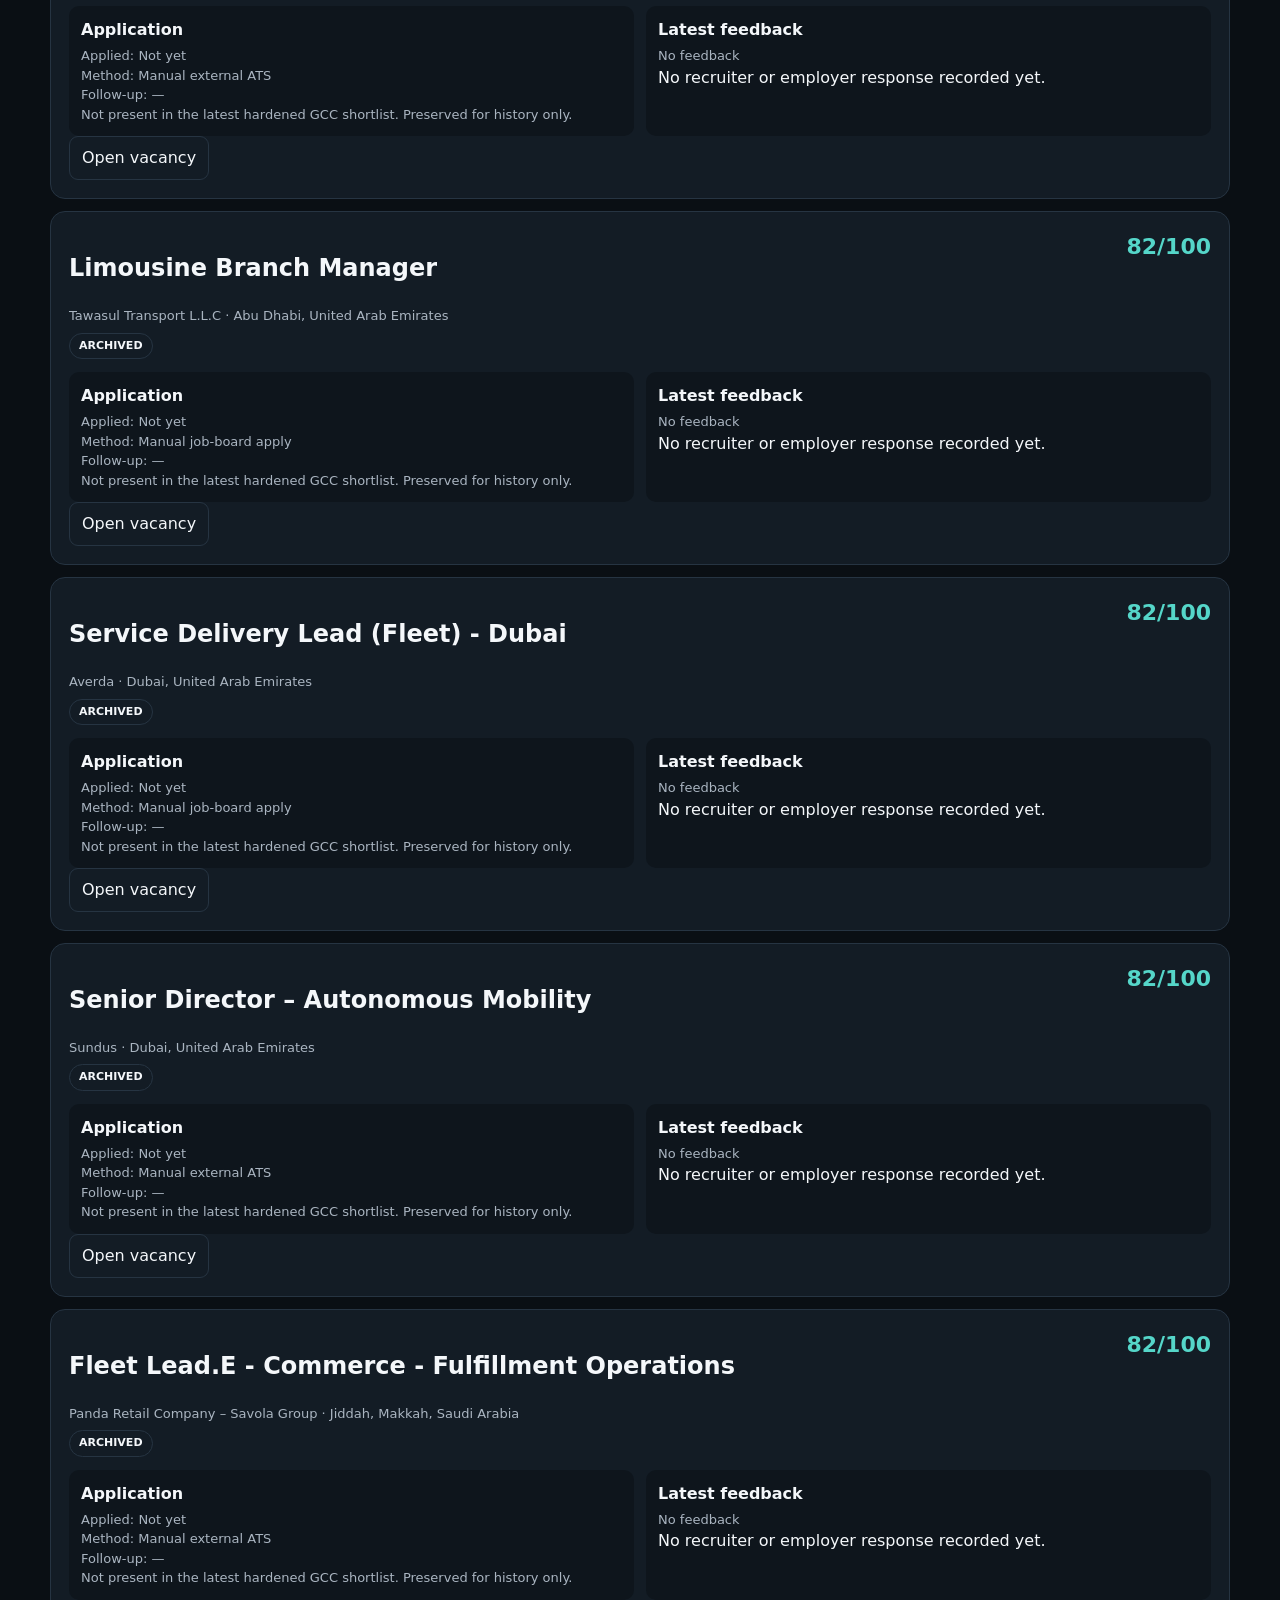
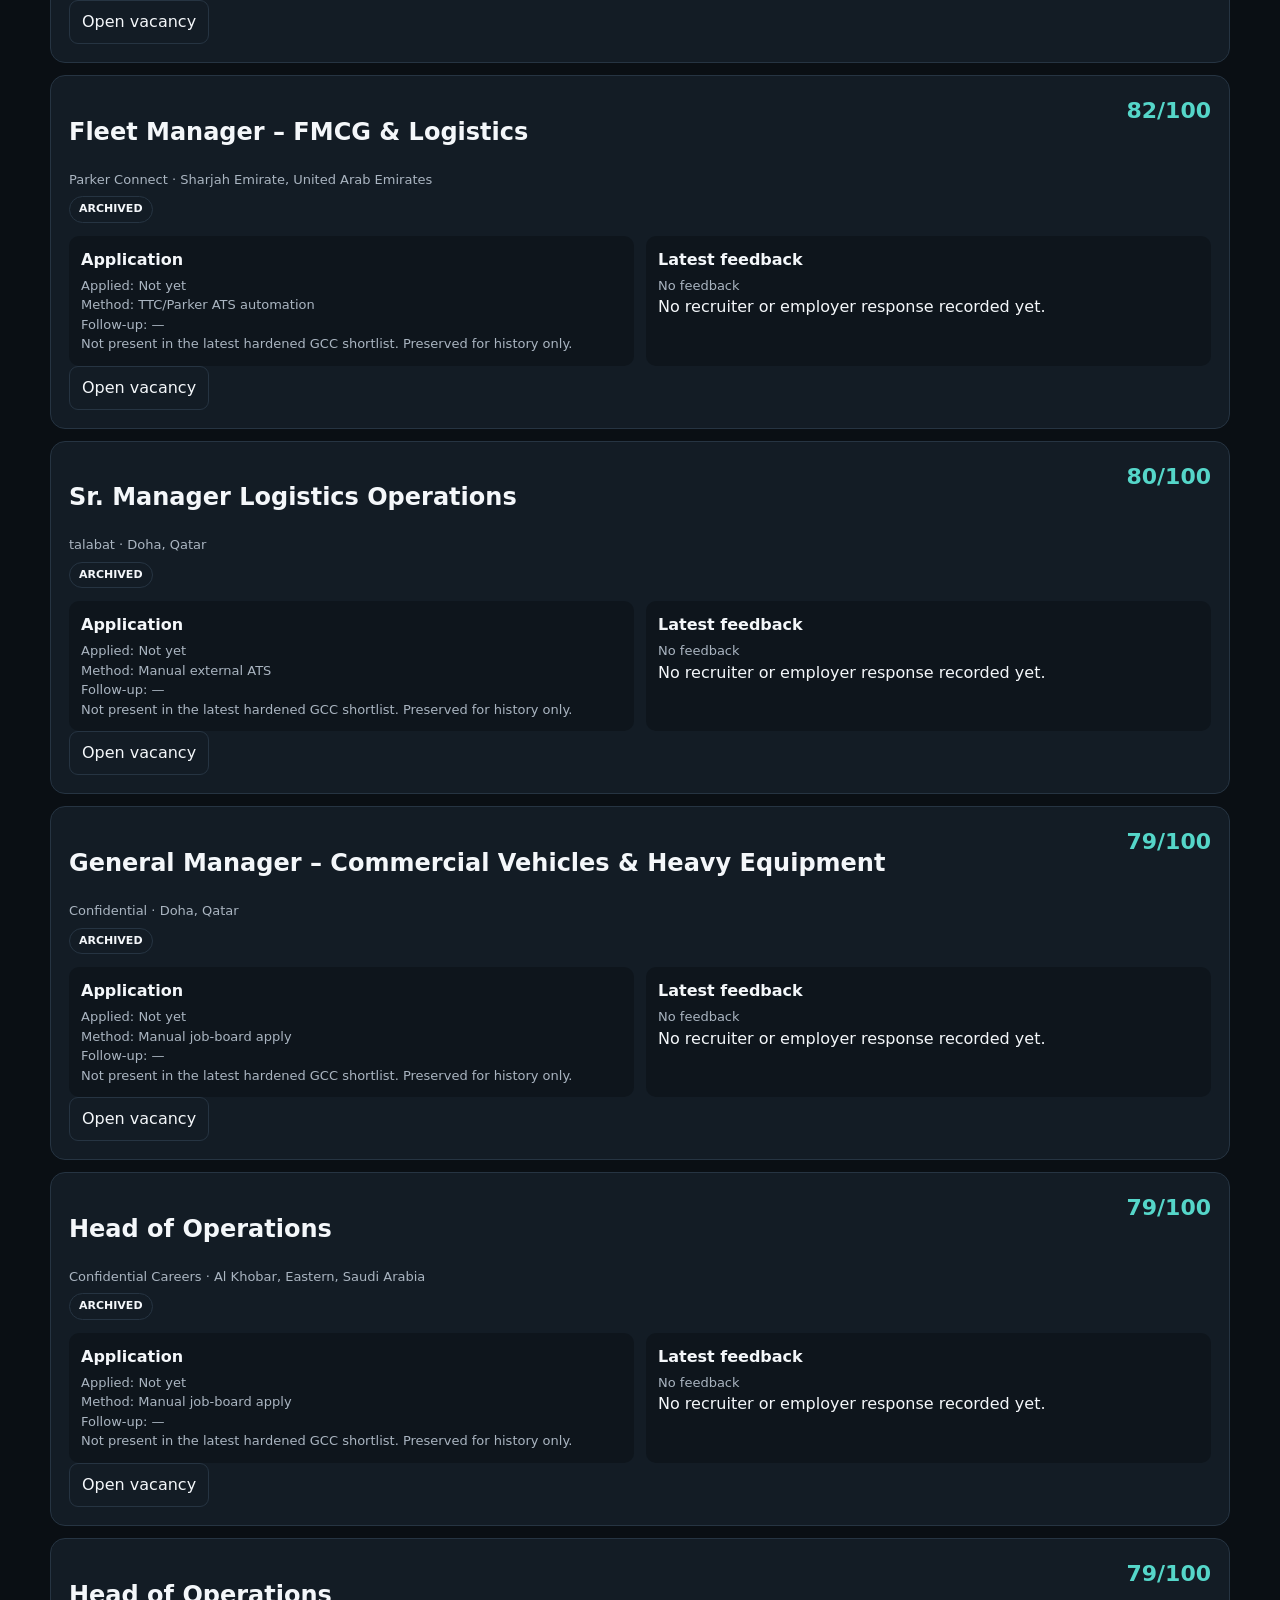
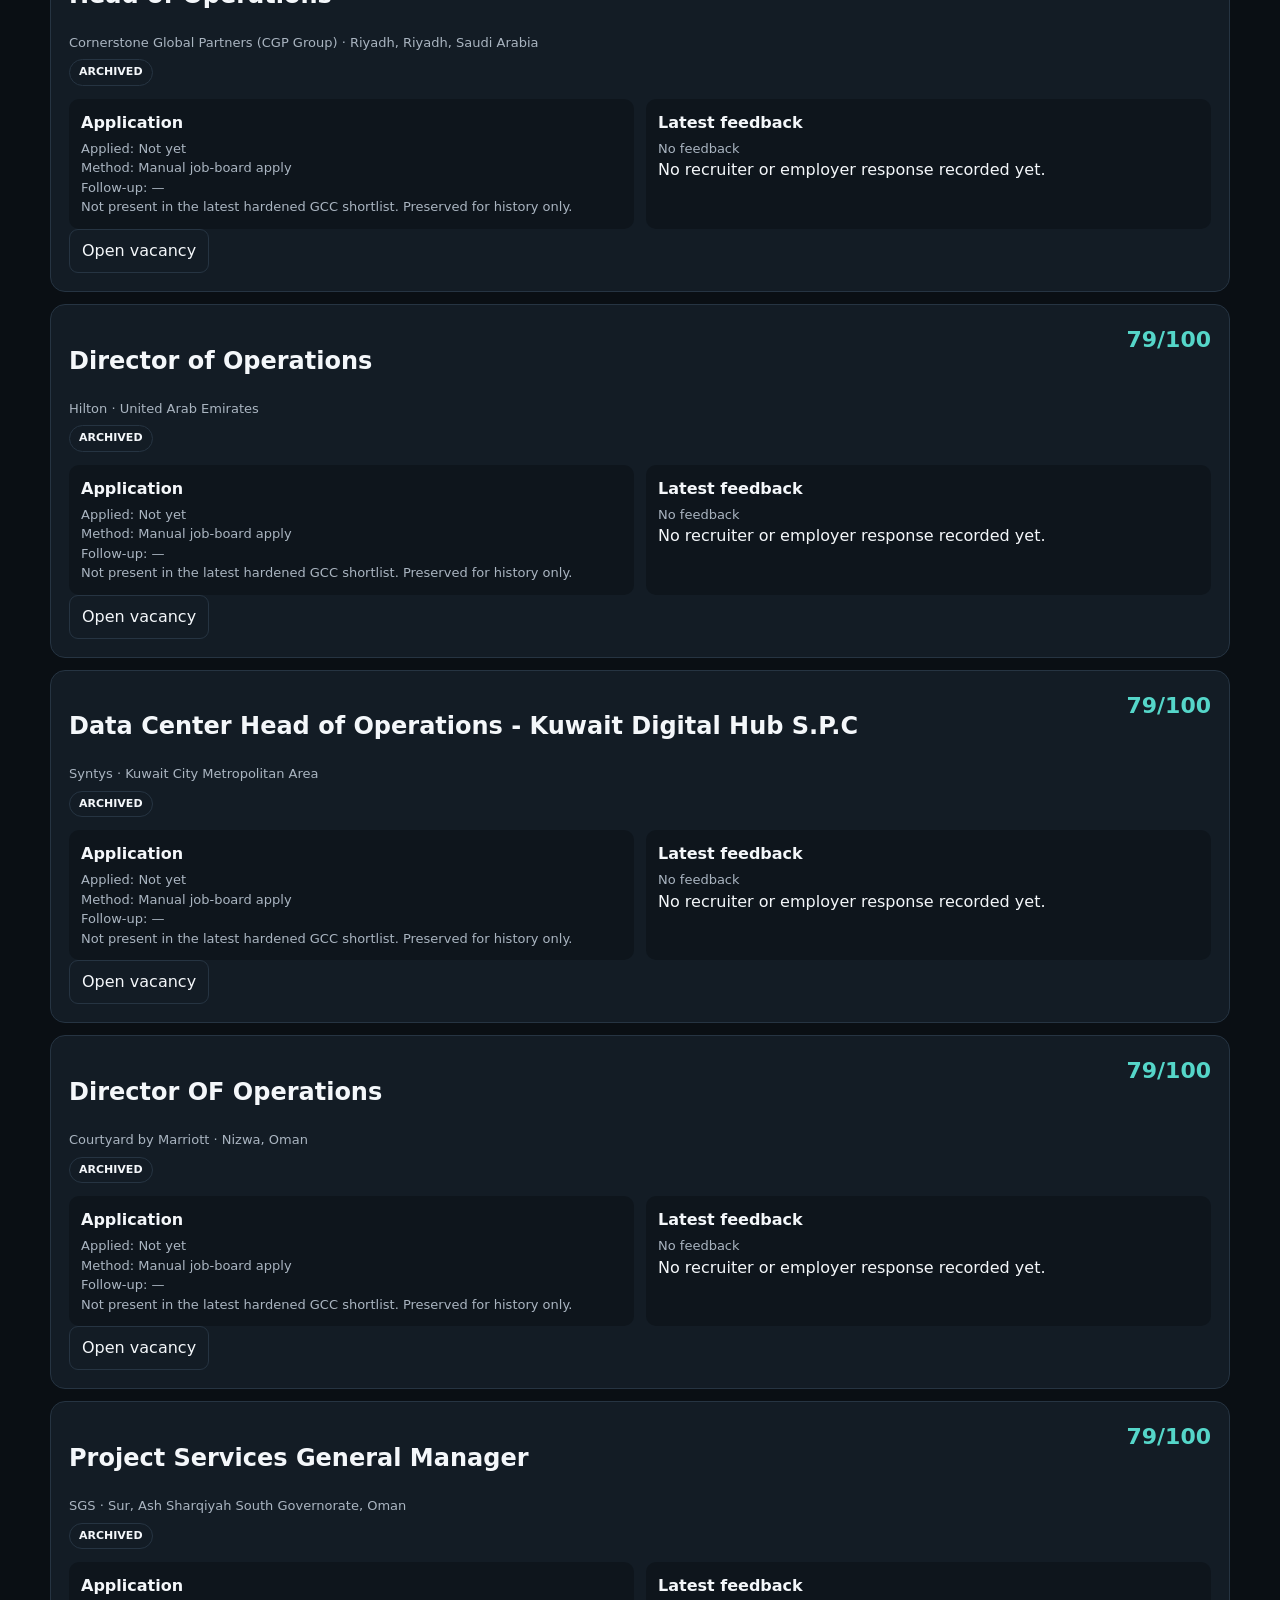
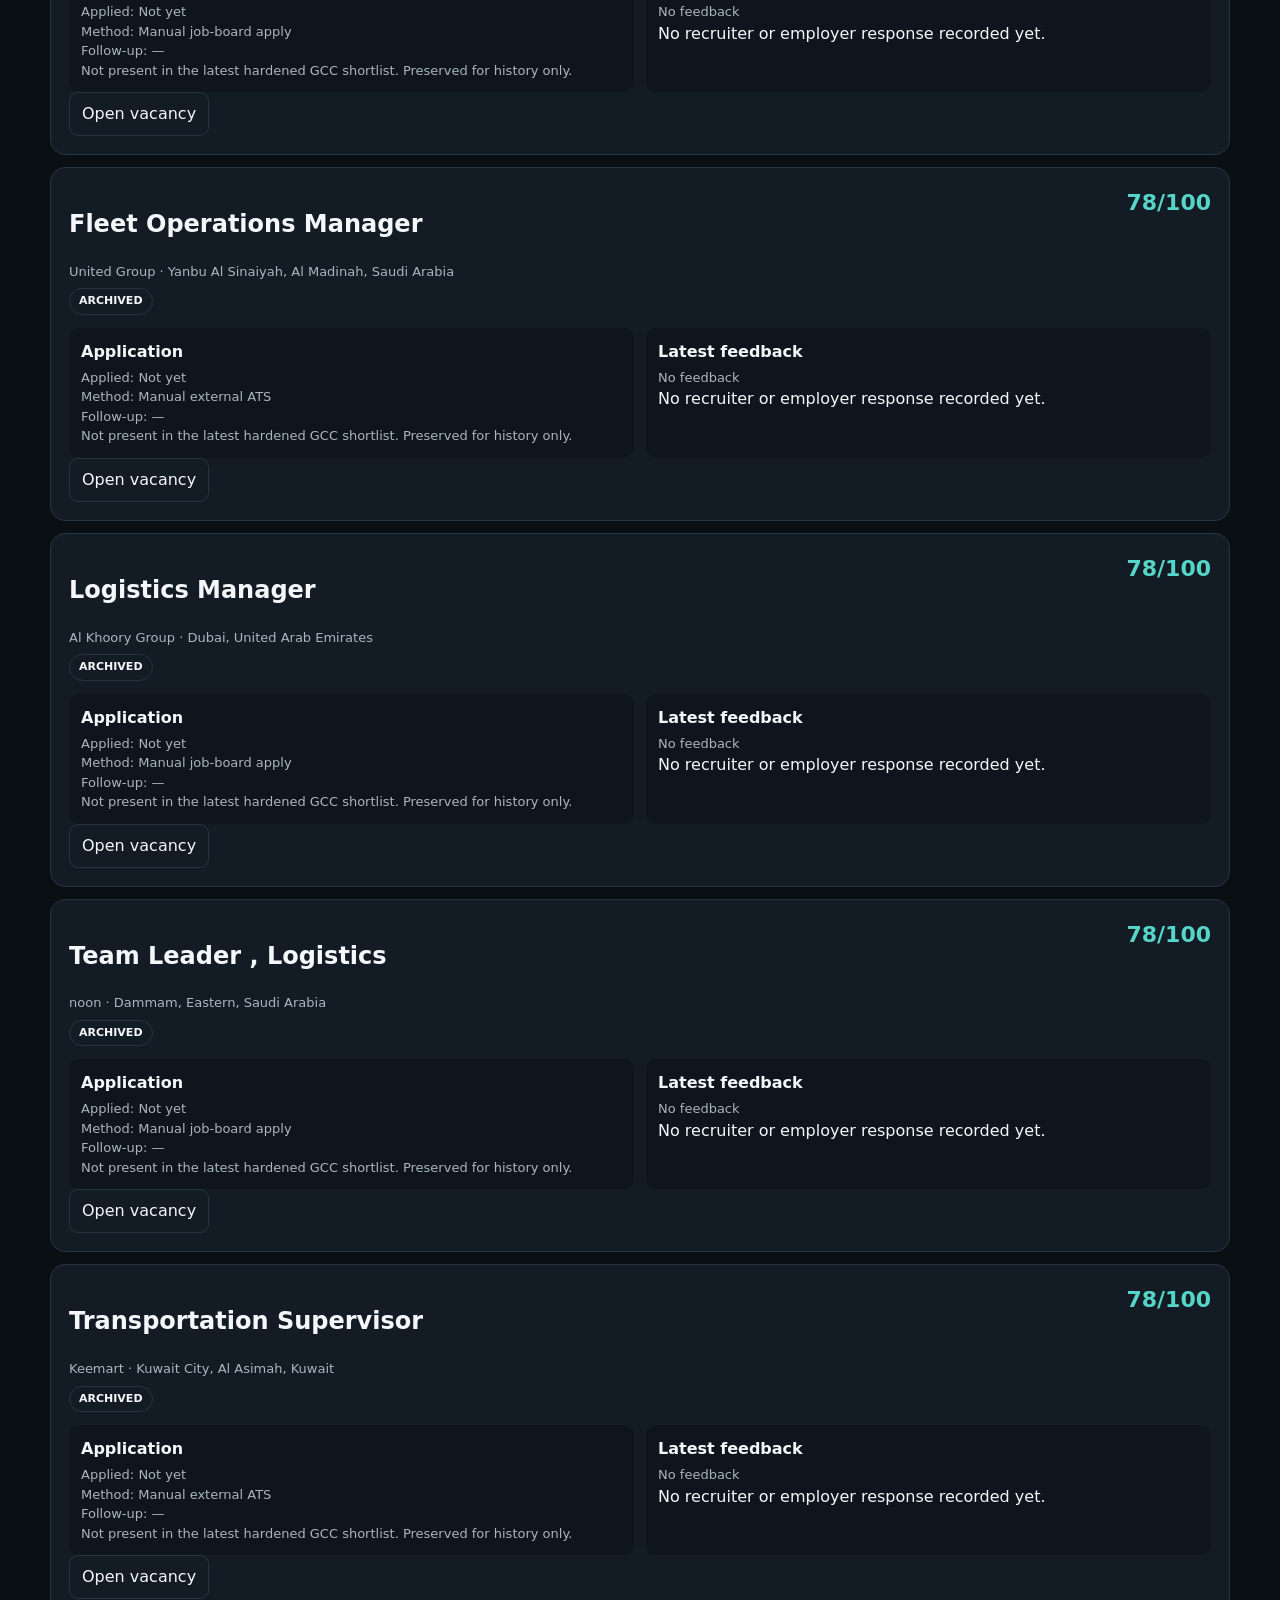
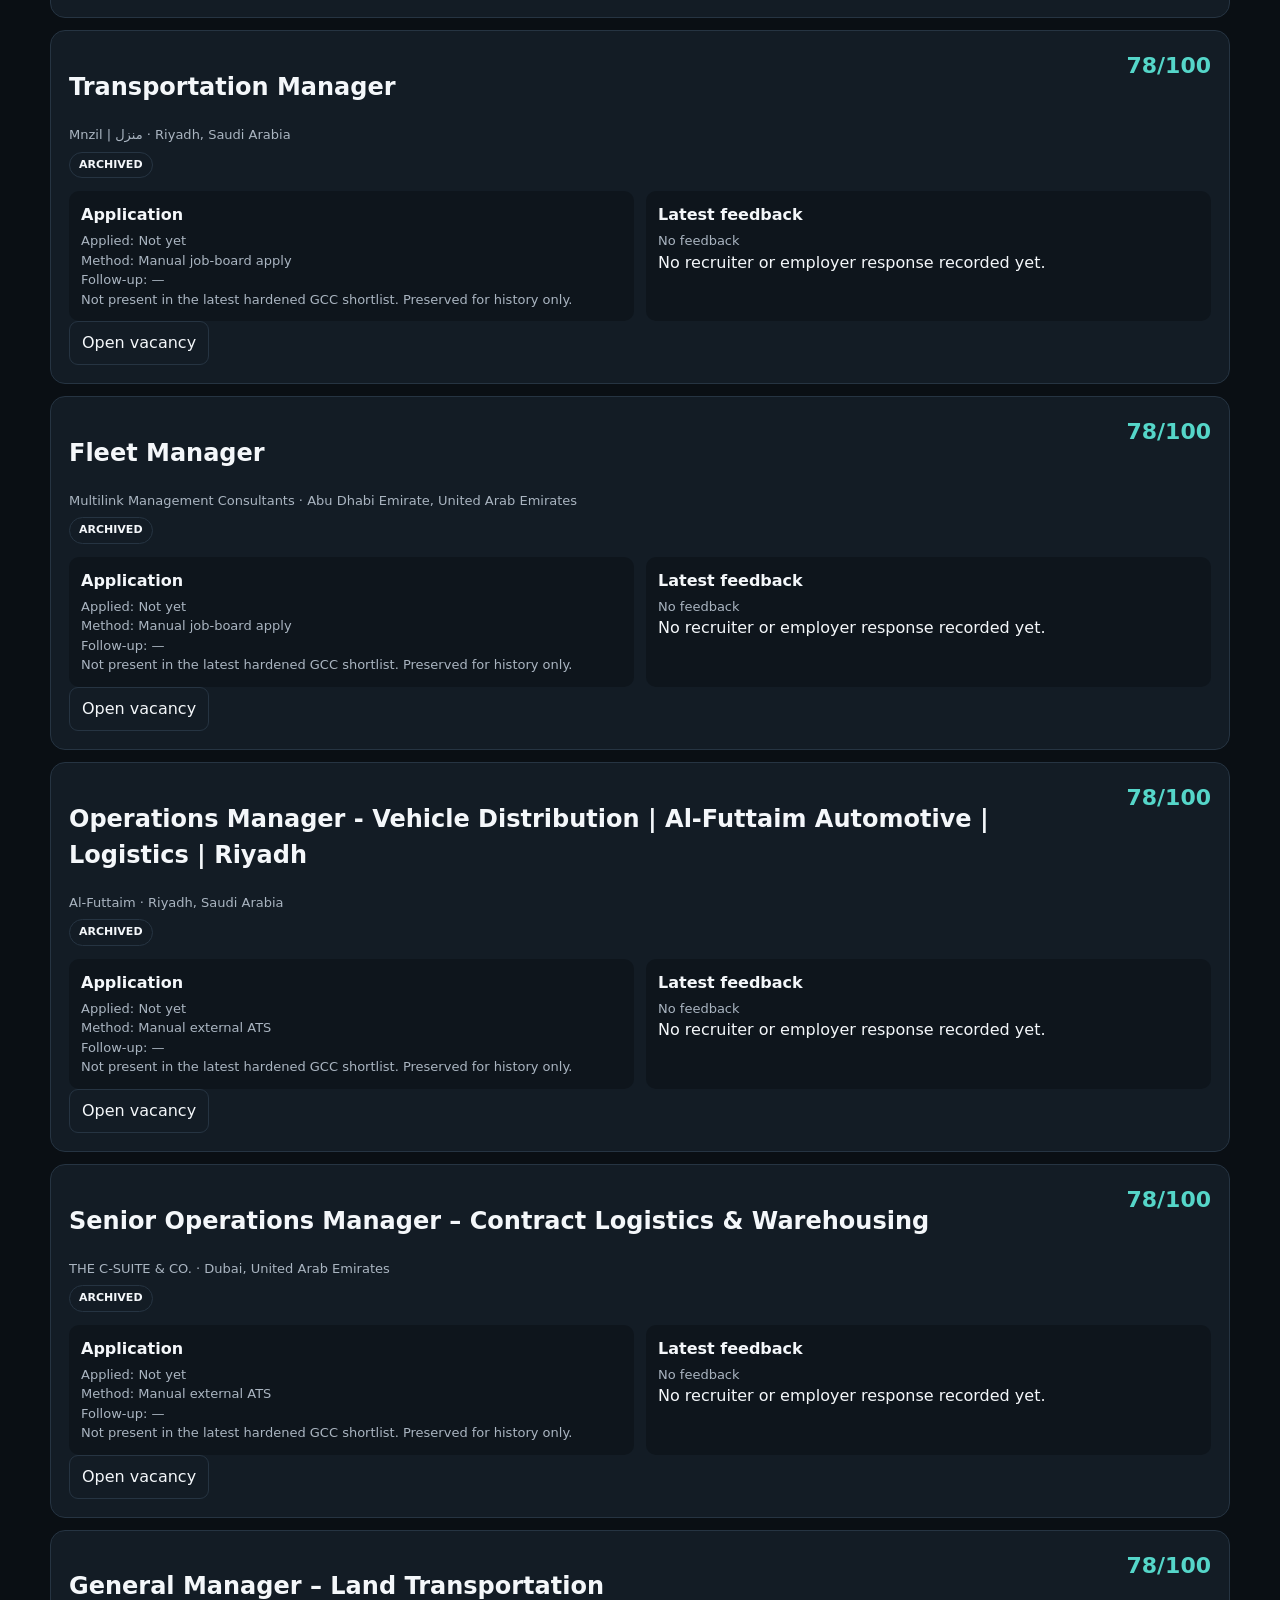
<file: job-ai-v1/tracker.html>
<!DOCTYPE html>
<html lang="en">
<head>
  <meta charset="UTF-8" />
  <meta name="viewport" content="width=device-width, initial-scale=1.0" />
  <title>Sohail Qureshi | Application Tracker</title>
  <style>
    :root{--bg:#0a0f14;--panel:#131c25;--line:#263442;--text:#f4f7fa;--muted:#aab5c1;--accent:#55d6c9;--warn:#d7b25b;--bad:#e27b7b}
    *{box-sizing:border-box}body{margin:0;background:var(--bg);color:var(--text);font-family:Inter,system-ui,sans-serif;line-height:1.5}.wrap{width:min(1180px,calc(100% - 36px));margin:auto;padding:44px 0}.top{display:flex;justify-content:space-between;gap:20px;align-items:flex-start}.eyebrow{color:var(--accent);font-size:12px;font-weight:900;letter-spacing:.16em;text-transform:uppercase}.lead{color:var(--muted);max-width:850px}.notice{margin:20px 0;padding:15px 17px;border:1px solid var(--accent);border-radius:12px;background:#0e171d}.nav a,.actions a{display:inline-block;color:var(--text);text-decoration:none;border:1px solid var(--line);border-radius:9px;padding:9px 12px}.summary{display:grid;grid-template-columns:repeat(6,1fr);gap:12px;margin:28px 0}.card,.row{background:var(--panel);border:1px solid var(--line);border-radius:15px;padding:18px}.card strong{display:block;color:var(--accent);font-size:26px}.card span{font-size:12px;color:var(--muted)}.row{margin:12px 0}.head{display:flex;justify-content:space-between;gap:20px}.score{color:var(--accent);font-weight:900;font-size:22px}.meta,.small{color:var(--muted);font-size:13px}.status{display:inline-block;margin-top:7px;border:1px solid var(--line);border-radius:999px;padding:4px 9px;font-size:11px;font-weight:800;text-transform:uppercase}.status.auto-apply-queue{color:var(--warn);border-color:var(--warn)}.status.applied,.status.recruiter-replied,.status.interview,.status.offer{color:var(--accent)}.status.follow-up-due{color:var(--warn)}.status.rejected{color:var(--bad)}.grid{display:grid;grid-template-columns:1fr 1fr;gap:12px;margin-top:13px}.box{background:#0e151c;border-radius:10px;padding:12px}.box b{display:block;margin-bottom:4px}.empty{padding:30px;border:1px dashed var(--line);border-radius:12px;color:var(--muted)}@media(max-width:950px){.summary{grid-template-columns:1fr 1fr 1fr}}@media(max-width:850px){.grid{grid-template-columns:1fr}.top,.head{flex-direction:column}}@media(max-width:520px){.summary{grid-template-columns:1fr 1fr}}
  </style>
</head>
<body><main class="wrap">
<div class="top"><div><p class="eyebrow">Job AI · Application Tracker</p><h1>Applications & Feedback</h1><p class="lead">Every discovered role is tracked here. Jobs scoring 75+ enter the automatic application queue. A role is shown as <b>Applied</b> only after an actual submission is confirmed.</p></div><div class="nav"><a href="./">← Job Matches</a></div></div>
<div class="notice"><b>Auto-Apply rule: score 75+</b><br><span class="small">Queued automatically. LinkedIn and other external application forms cannot be truthfully marked as submitted until a supported submission channel completes the application.</span></div>
<section class="summary" id="summary"></section>
<section id="rows"><div class="empty">Loading tracker…</div></section>
<script>
const esc=v=>String(v??'').replace(/[&<>"']/g,m=>({'&':'&amp;','<':'&lt;','>':'&gt;','"':'&quot;',"'":'&#39;'}[m]));
const slug=v=>String(v||'').toLowerCase().replace(/[^a-z0-9]+/g,'-').replace(/^-|-$/g,'');
async function load(){try{const r=await fetch('./applications.json?ts='+Date.now());if(!r.ok)throw 0;const d=await r.json(),a=d.applications||[];const c=s=>a.filter(x=>x.status===s).length;const feedback=a.filter(x=>['Recruiter Replied','Interview','Offer','Rejected'].includes(x.status)).length;document.getElementById('summary').innerHTML=`<div class="card"><strong>${a.length}</strong><span>Tracked</span></div><div class="card"><strong>${c('Auto-Apply Queue')}</strong><span>Auto-Apply Queue · 75+</span></div><div class="card"><strong>${c('Applied')}</strong><span>Applied</span></div><div class="card"><strong>${feedback}</strong><span>Employer feedback</span></div><div class="card"><strong>${c('Interview')}</strong><span>Interviews</span></div><div class="card"><strong>${c('Offer')}</strong><span>Offers</span></div>`;document.getElementById('rows').innerHTML=a.map(x=>`<article class="row"><div class="head"><div><h2>${esc(x.job_title)}</h2><div class="meta">${esc(x.company)} · ${esc(x.location)}</div><span class="status ${slug(x.status)}">${esc(x.status)}</span></div><div class="score">${esc(x.fit_score)}/100</div></div><div class="grid"><div class="box"><b>Application</b><div class="small">Applied: ${esc(x.applied_at||'Not yet')}</div><div class="small">Method: ${esc(x.application_method||'—')}</div><div class="small">Follow-up: ${esc(x.follow_up_due||'—')}</div><div class="small">${esc(x.notes||'')}</div></div><div class="box"><b>Latest feedback</b><div class="small">${esc(x.feedback_status||'No feedback')}</div><div>${esc(x.feedback_summary||'No recruiter or employer response recorded yet.')}</div><div class="small">${esc(x.last_feedback_at||'')}</div></div></div><div class="actions">${x.job_url?`<a href="${esc(x.job_url)}" target="_blank" rel="noopener">Open vacancy</a>`:''}</div></article>`).join('')||'<div class="empty">No opportunities tracked.</div>'}catch(e){document.getElementById('rows').innerHTML='<div class="empty">Tracker unavailable.</div>'}}load();
</script></main></body></html>
</file>
<file: styles.css>
*{box-sizing:border-box}
:root{--bg:#0a0f14;--bg2:#0e151c;--panel:#131c25;--line:#263442;--text:#f4f7fa;--muted:#aab5c1;--accent:#55d6c9;--max:1200px}
html{scroll-behavior:smooth} body{margin:0;background:var(--bg);color:var(--text);font-family:Inter,ui-sans-serif,system-ui,-apple-system,BlinkMacSystemFont,"Segoe UI",sans-serif;line-height:1.65}
a{text-decoration:none;color:inherit}.container{width:min(calc(100% - 42px),var(--max));margin:auto}
.header{position:sticky;top:0;z-index:30;background:rgba(10,15,20,.9);backdrop-filter:blur(14px);border-bottom:1px solid rgba(255,255,255,.06)}
.nav{height:76px;display:flex;align-items:center;justify-content:space-between}.brand{width:42px;height:42px;border:1px solid var(--line);border-radius:13px;display:grid;place-items:center;color:var(--accent);font-weight:900}
.links{display:flex;align-items:center;gap:21px;color:#c3ccd6;font-size:14px}.links a:hover{color:white}.cv-link{border:1px solid #405064;padding:10px 16px;border-radius:11px}.menu{display:none;background:none;color:white;border:0;font-size:24px}
.hero{padding:105px 0 85px}.hero-grid{display:grid;grid-template-columns:1.55fr .65fr;gap:78px;align-items:center}.eyebrow{text-transform:uppercase;letter-spacing:.17em;color:var(--accent);font-size:12px;font-weight:900;margin:0 0 20px}
h1{font-size:clamp(50px,6vw,82px);line-height:.98;letter-spacing:-.05em;margin:0;max-width:900px}.role{font-size:clamp(30px,3.2vw,46px);font-weight:850;color:var(--accent);margin:18px 0 2px;letter-spacing:-.03em}.positioning{font-weight:700;color:#cad4de;margin:0 0 24px}.lead{font-size:20px;color:#c1ccd7;max-width:850px}.actions{display:flex;gap:11px;flex-wrap:wrap;margin-top:32px}.btn{padding:13px 19px;border-radius:11px;border:1px solid var(--line);font-size:14px;font-weight:850;display:inline-flex;align-items:center;justify-content:center}.primary{background:var(--accent);color:#071113;border-color:var(--accent)}.secondary{background:transparent}.subtle{background:#111922}
.executive-card{border:1px solid #2c3a49;background:linear-gradient(180deg,#151f29,#101820);border-radius:21px;padding:28px}.small-label{color:#bac5d0;font-size:13px;margin:0 0 8px}.metric{display:flex;justify-content:space-between;align-items:end;padding:18px 0;border-top:1px solid #293644}.metric strong{font-size:34px;color:var(--accent)}.metric span{font-size:14px;color:#d3dbe4}
.section{padding:90px 0}.dark{background:var(--bg2);border-top:1px solid rgba(255,255,255,.04);border-bottom:1px solid rgba(255,255,255,.04)}h2{font-size:clamp(36px,4.2vw,58px);line-height:1.04;letter-spacing:-.045em;margin:0}.two-col{display:grid;grid-template-columns:1fr 1fr;gap:90px}.copy{font-size:18px;color:#c4ced8}.copy p:first-child{margin-top:0}
.achievement-grid{display:grid;grid-template-columns:repeat(3,1fr);gap:15px;margin-top:42px}.achievement-grid article{border:1px solid var(--line);background:linear-gradient(180deg,#151f29,#111922);border-radius:17px;padding:25px}.achievement-grid strong{display:block;color:var(--accent);font-size:28px;letter-spacing:-.03em}.achievement-grid h3{font-size:19px;margin:9px 0 7px}.achievement-grid p{color:var(--muted);font-size:14px;margin:0}.achievements h2{max-width:850px}
.scope-grid,.priority-grid{display:grid;grid-template-columns:repeat(3,1fr);gap:15px;margin-top:42px}.scope-grid article,.priority-grid div{border:1px solid var(--line);background:var(--panel);border-radius:16px;padding:24px}.scope-grid span{color:var(--accent);font-size:12px;font-weight:900}.scope-grid h3,.priority-grid strong{display:block;font-size:21px;margin:14px 0 8px}.scope-grid p,.priority-grid p{color:var(--muted);margin:0;font-size:14px}
.timeline{margin-top:45px}.job{display:grid;grid-template-columns:220px 1fr;gap:60px;padding:38px 0;border-top:1px solid var(--line)}.job-meta{display:flex;flex-direction:column;gap:5px;color:var(--muted);font-size:13px}.job h3{font-size:28px;margin:0}.company{color:var(--accent);font-weight:750;margin:4px 0 15px}.job ul{padding-left:20px;color:#c6d0db;margin:0}.job li{margin:7px 0}
.systems-layout{display:grid;grid-template-columns:.85fr 1.15fr;gap:80px}.muted{color:var(--muted);font-size:18px}.system-blocks{display:grid;gap:20px}.system-block{border:1px solid var(--line);border-radius:17px;background:var(--panel);padding:25px}.system-block h3{margin-top:0}.tags,.target-tags{display:flex;flex-wrap:wrap;gap:10px}.tags span,.target-tags span{border:1px solid #2a3948;background:#0e151c;border-radius:10px;padding:10px 13px;font-size:13px;font-weight:750}
.quals{display:grid;gap:12px}.quals div{display:grid;grid-template-columns:85px 1fr;gap:15px;border:1px solid var(--line);background:var(--panel);border-radius:14px;padding:18px}.quals b{color:var(--accent)}.quals span{color:#c5ced8}.target h2{max-width:750px}.target-tags{margin-top:32px}.target-tags span{font-size:14px;padding:13px 16px}
.contact{padding:90px 0}.contact-inner{display:flex;align-items:center;justify-content:space-between;gap:55px;border:1px solid #2c3b49;border-radius:24px;background:linear-gradient(135deg,#16232d,#10171e);padding:42px}.contact h2{max-width:700px}.contact p{color:var(--muted);max-width:760px}.contact-actions{min-width:320px;justify-content:flex-end}
footer{border-top:1px solid var(--line);padding:27px 0;color:#8c98a5;font-size:13px}.footer{display:flex;justify-content:space-between;gap:20px}
@media(max-width:980px){.hero-grid,.two-col,.systems-layout{grid-template-columns:1fr;gap:42px}.achievement-grid,.scope-grid,.priority-grid{grid-template-columns:1fr 1fr}.job{grid-template-columns:1fr;gap:15px}.contact-inner{flex-direction:column;align-items:flex-start}.contact-actions{justify-content:flex-start;min-width:0}}
@media(max-width:760px){.menu{display:block}.links{display:none;position:absolute;top:68px;left:20px;right:20px;background:#111922;border:1px solid var(--line);border-radius:14px;padding:14px;flex-direction:column;align-items:stretch;gap:7px}.links.open{display:flex}.links a{padding:9px}.hero{padding:72px 0}.achievement-grid,.scope-grid,.priority-grid{grid-template-columns:1fr}h1{font-size:47px}.role{font-size:30px}.lead{font-size:17px}.section{padding:65px 0}.contact-inner{padding:27px}.footer{flex-direction:column}}
</file>
